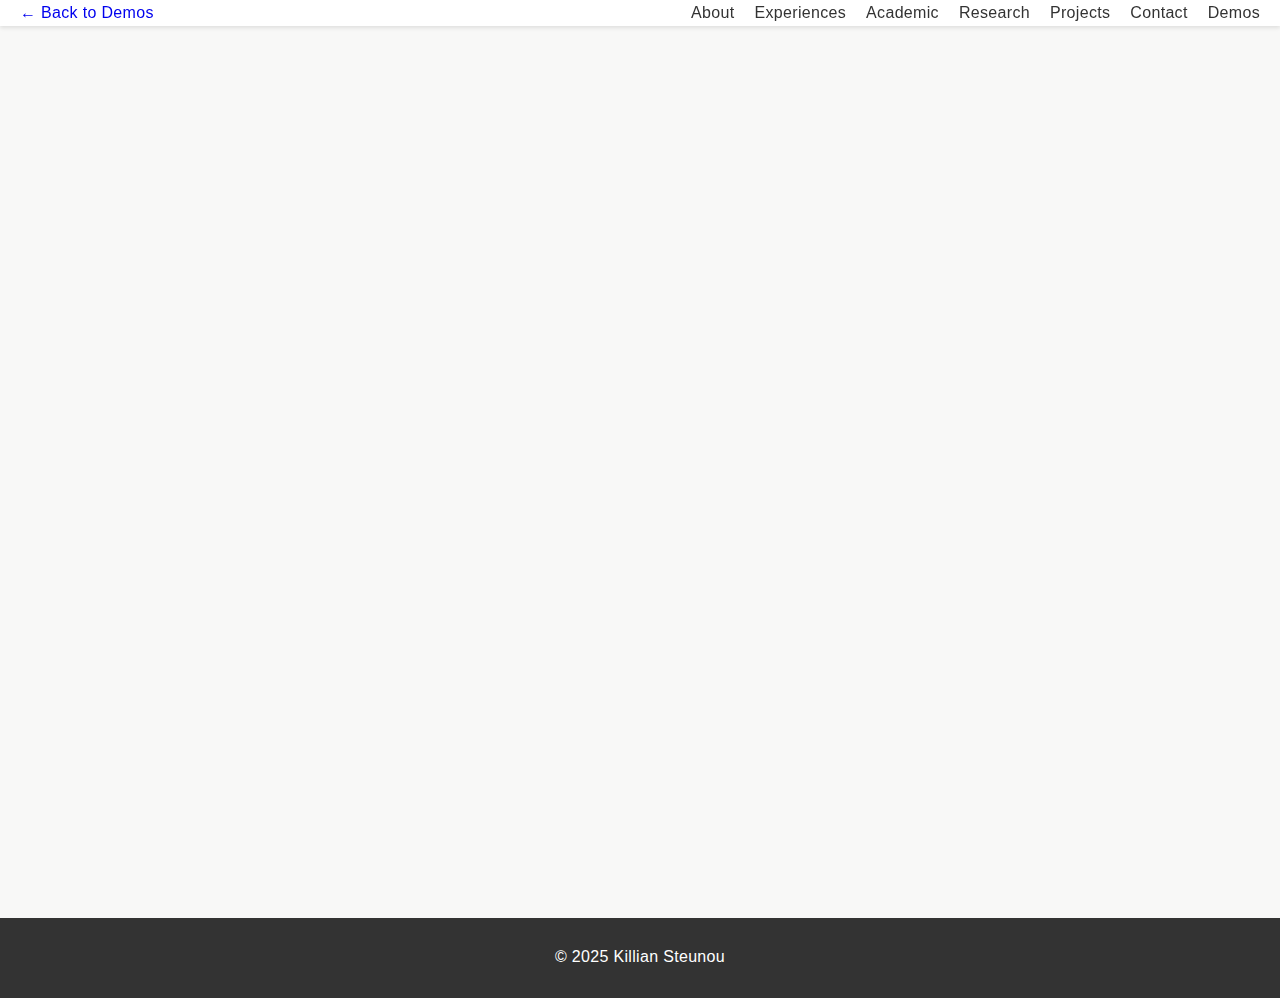
<file: demo_avt.html>
<!DOCTYPE html>
<html lang="en">
<head>
    <meta charset="UTF-8">
    <meta name="viewport" content="width=device-width, initial-scale=1.0">
    <title>Audio Visual Transcription Demo</title>
    <link rel="stylesheet" href="style.css">
</head>
<body>
    <nav class="navbar">
        <a href="demos.html">← Back to Demos</a>
        <div class="navbar-links">
            <a href="index.html#about-me">About</a>
            <a href="index.html#professional-experiences">Experiences</a>
            <a href="index.html#academic-achievements">Academic</a>
            <a href="index.html#research">Research</a>
            <a href="index.html#projects">Projects</a>
            <a href="index.html#contact">Contact</a>
            <a href="demos.html">Demos</a>
        </div>
    </nav>

    <section>
        <iframe
            src="https://nelikcode-audiovisualtranscription.hf.space"
            frameborder="0"
            width="100%"
            height="850"
        ></iframe>
    </section>

    <footer>
        <p>&copy; 2025 Killian Steunou</p>
    </footer>
</body>
</html>
</file>
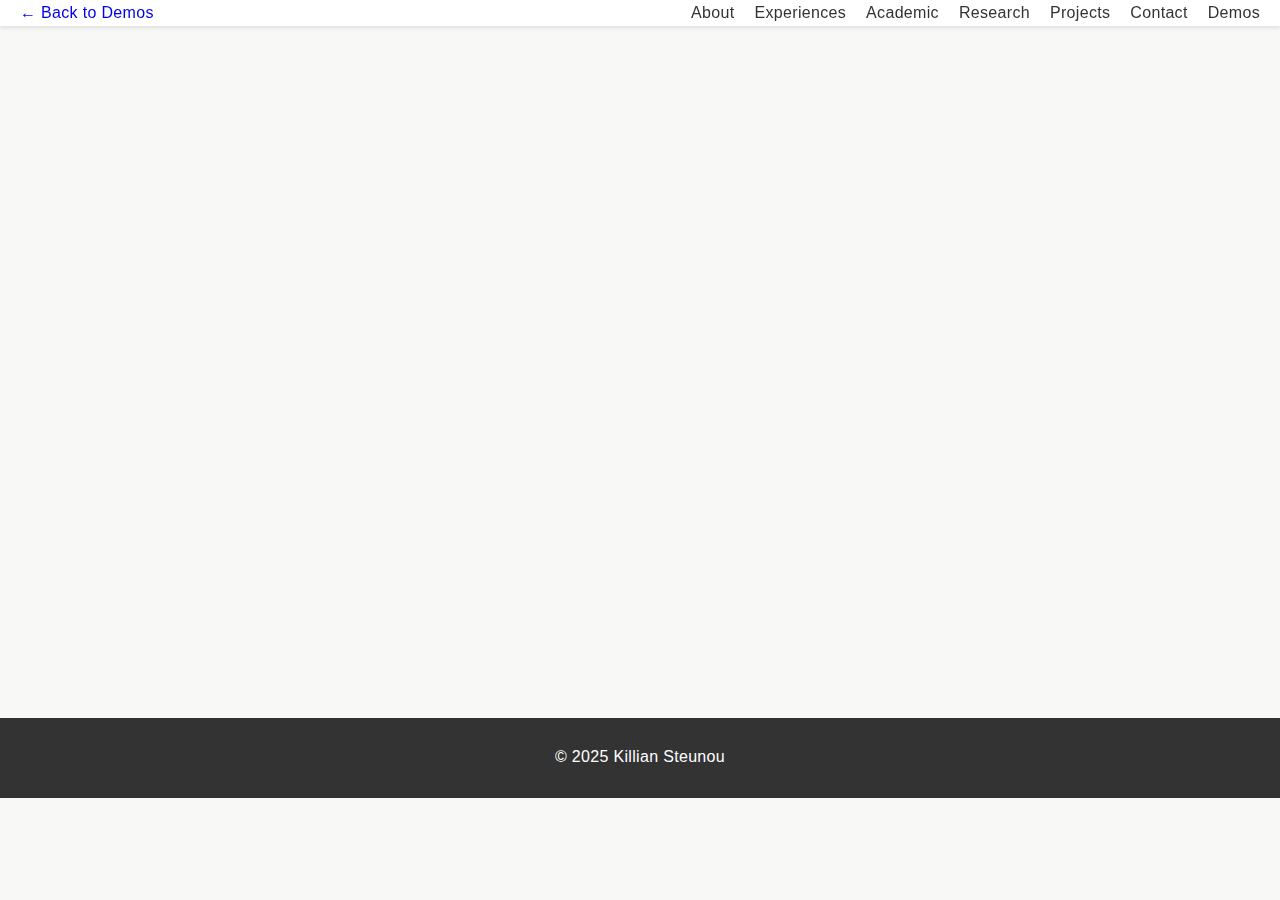
<file: demo_mathviz.html>
<!DOCTYPE html>
<html lang="en">
<head>
    <meta charset="UTF-8">
    <meta name="viewport" content="width=device-width, initial-scale=1.0">
    <title>MathViz Demo</title>
    <link rel="stylesheet" href="style.css">
</head>
<body>
    <nav class="navbar">
        <a href="demos.html">← Back to Demos</a>
        <div class="navbar-links">
            <a href="index.html#about-me">About</a>
            <a href="index.html#professional-experiences">Experiences</a>
            <a href="index.html#academic-achievements">Academic</a>
            <a href="index.html#research">Research</a>
            <a href="index.html#projects">Projects</a>
            <a href="index.html#contact">Contact</a>
            <a href="demos.html">Demos</a>
        </div>
    </nav>

    <section>
        <iframe
          src="https://mathviz.streamlit.app?embed=true"
          frameborder="0"
            width="100%"
            height="650"
        ></iframe>

    </section>

    <footer>
        <p>&copy; 2025 Killian Steunou</p>
    </footer>
</body>
</html>
</file>
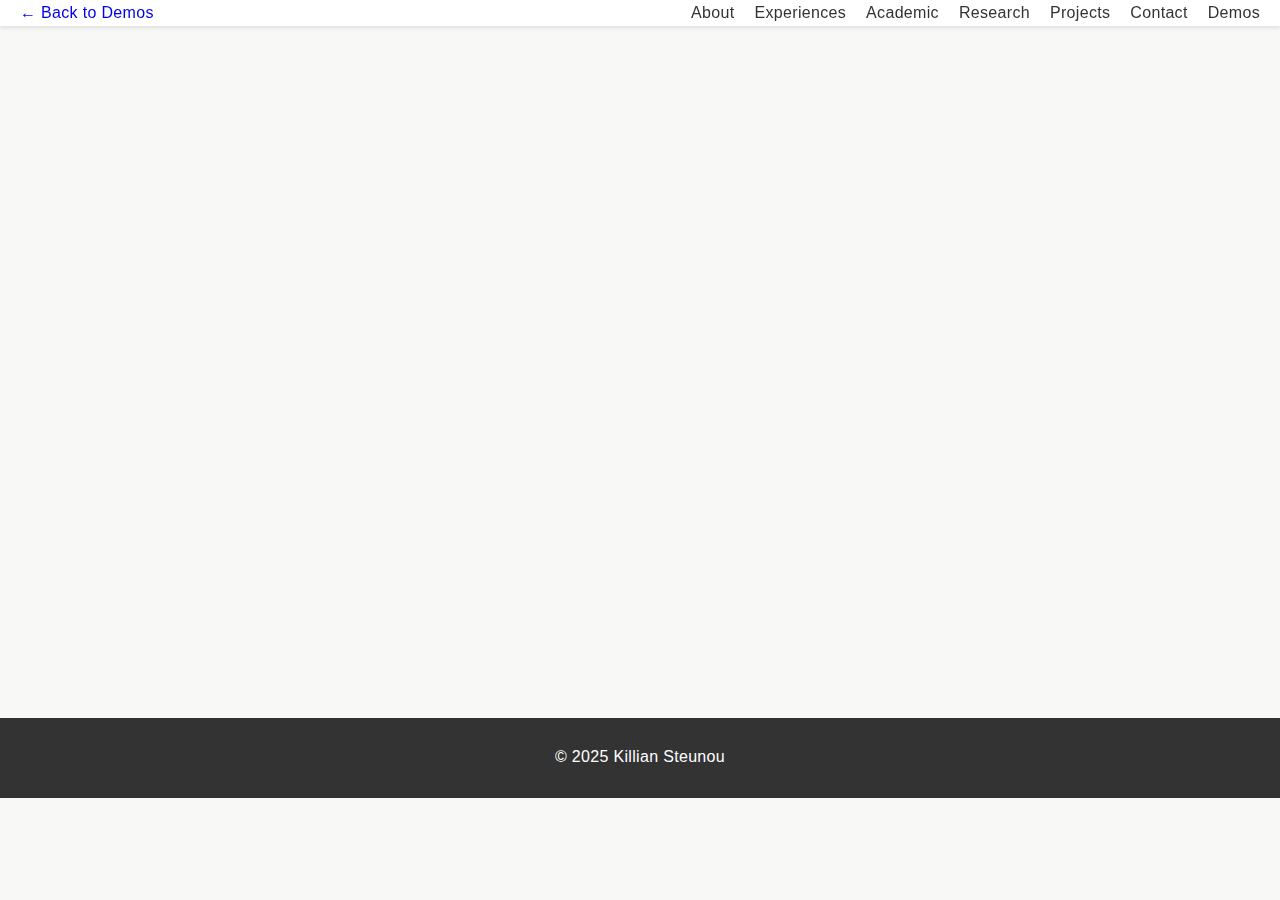
<file: demo_vbr.html>
<!DOCTYPE html>
<html lang="en">
<head>
    <meta charset="UTF-8">
    <meta name="viewport" content="width=device-width, initial-scale=1.0">
    <title>Video Background Removal Demo</title>
    <link rel="stylesheet" href="style.css">
</head>
<body>
    <nav class="navbar">
        <a href="demos.html">← Back to Demos</a>
        <div class="navbar-links">
            <a href="index.html#about-me">About</a>
            <a href="index.html#professional-experiences">Experiences</a>
            <a href="index.html#academic-achievements">Academic</a>
            <a href="index.html#research">Research</a>
            <a href="index.html#projects">Projects</a>
            <a href="index.html#contact">Contact</a>
            <a href="demos.html">Demos</a>
        </div>
    </nav>

    <section>
        <iframe
          src="https://video-background-removal.streamlit.app?embed=true"
          frameborder="0"
            width="100%"
            height="650"
        ></iframe>

    </section>

    <footer>
        <p>&copy; 2025 Killian Steunou</p>
    </footer>
</body>
</html>
</file>
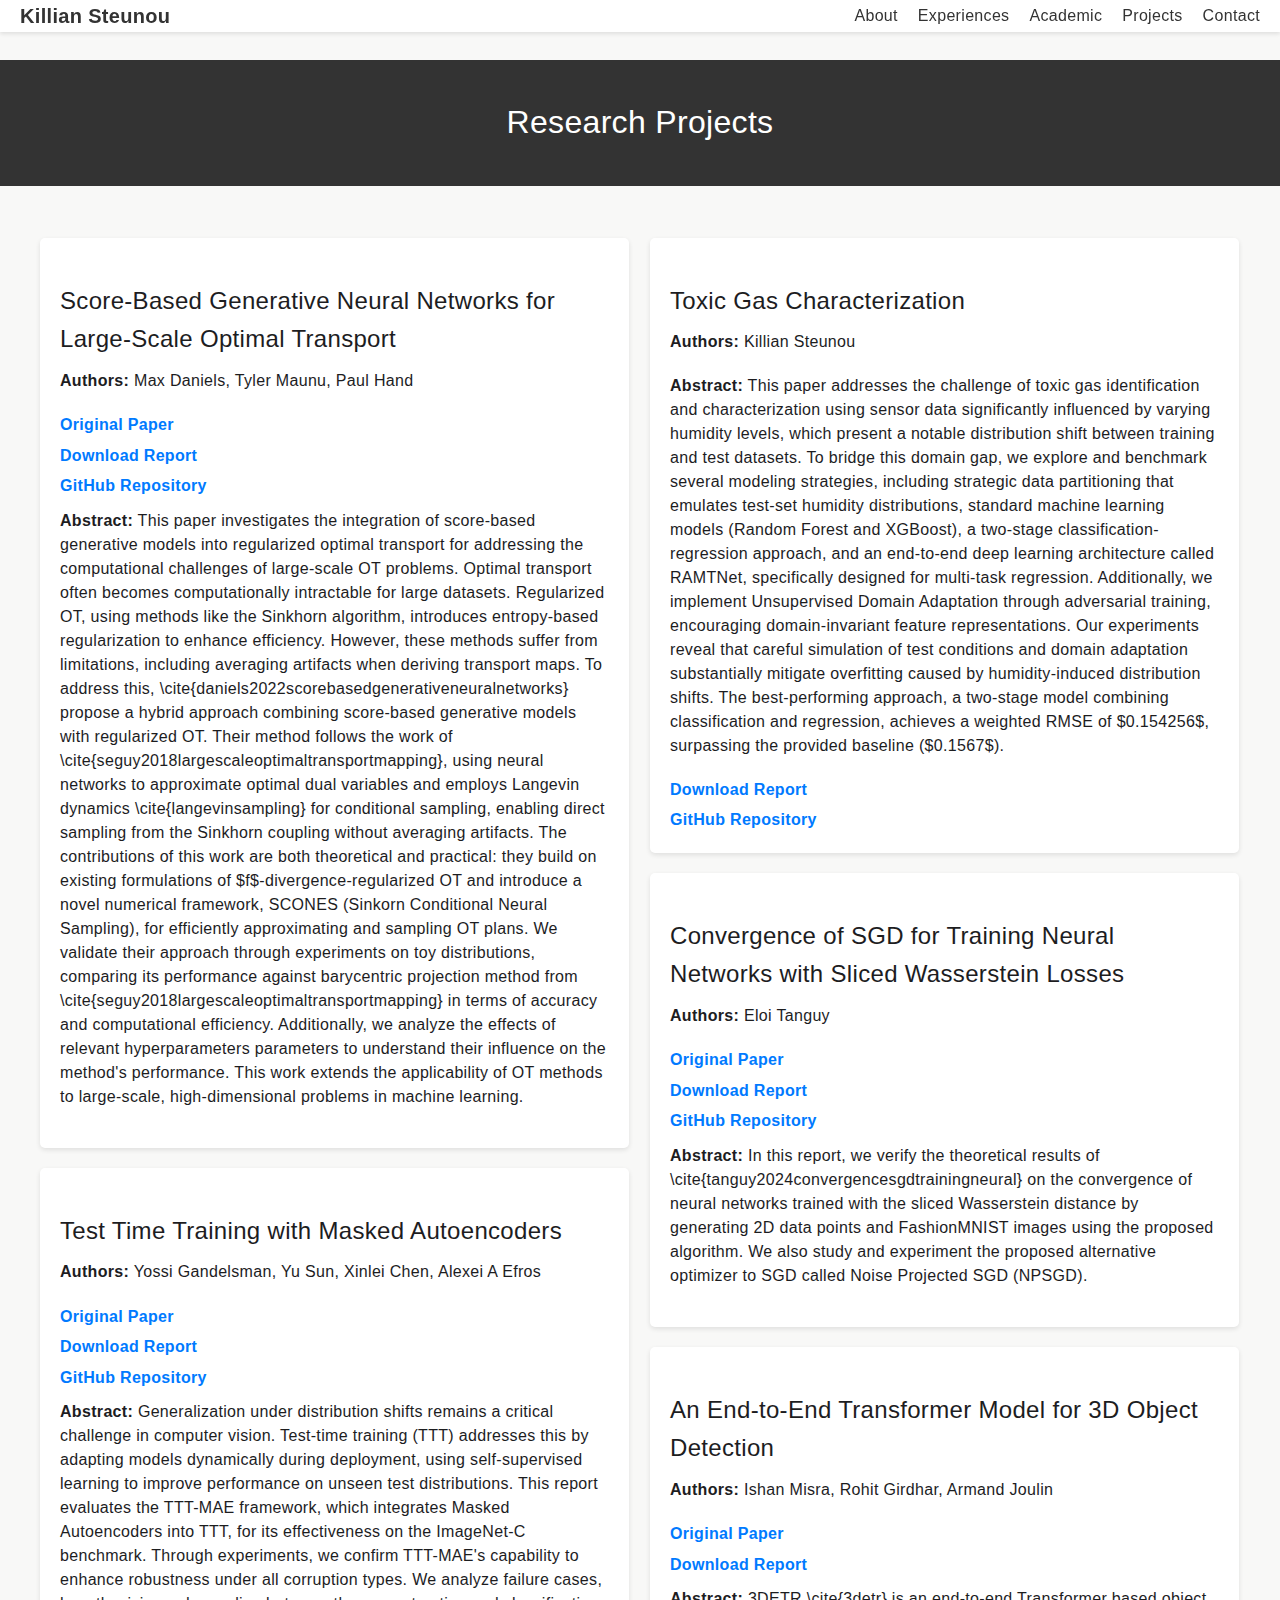
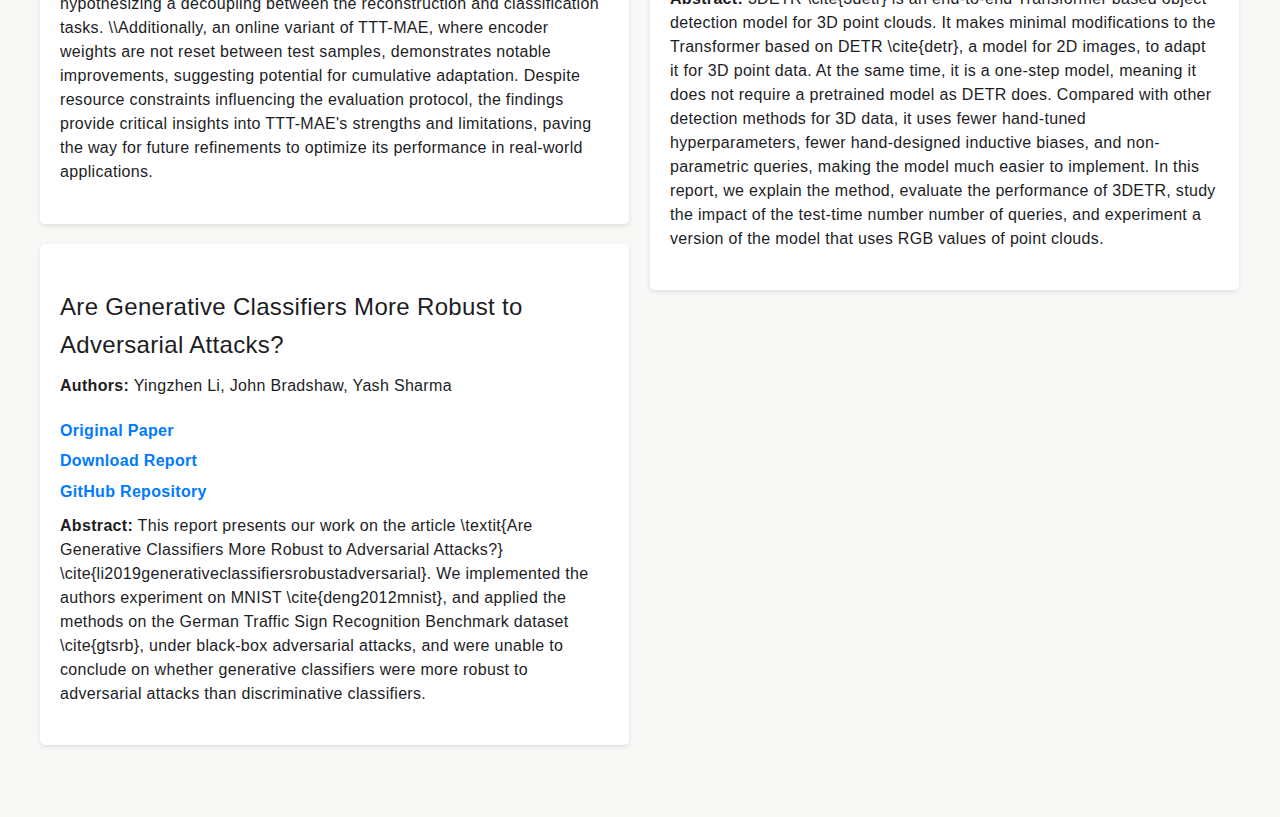
<file: research.html>
<!DOCTYPE html>
<html lang="en">
<head>
    <meta charset="UTF-8">
    <meta name="viewport" content="width=device-width, initial-scale=1.0">
    <title>Research Projects</title>
    <link rel="stylesheet" href="style.css">
</head>
<body>
    <nav class="navbar">
        <div class="navbar-logo">
            <a href="index.html">Killian Steunou</a>
        </div>
        <div class="navbar-toggle" id="navbar-toggle">
        <span class="bar"></span>
            <span class="bar"></span>
            <span class="bar"></span>
        </div>
        <div class="navbar-links">
            <a href="index.html#about-me">About</a>
            <a href="index.html#professional-experiences">Experiences</a>
            <a href="index.html#academic-achievements">Academic</a>
            <a href="index.html#projects">Projects</a>
            <a href="index.html#contact">Contact</a>
        </div>
    </nav>
    
    <header>
        <h1>Research Projects</h1>
    </header>

    <section id="research-container">
        <div class="research-grid">
            <div class="research-card">
                <h3>Score-Based Generative Neural Networks for Large-Scale Optimal Transport</h3>
                <p><strong>Authors:</strong> Max Daniels, Tyler Maunu, Paul Hand</p>
                <a href="https://arxiv.org/abs/2110.03237" target="_blank">Original Paper</a>
                <a href="https://github.com/killian31/scones-synthetic/blob/main/Report.pdf?raw=true" target="_blank">Download Report</a>
                <a href="https://github.com/killian31/scones-synthetic" target="_blank">GitHub Repository</a>
                <p><strong>Abstract:</strong>
This paper investigates the integration of score-based generative models into regularized optimal transport for addressing the computational challenges of large-scale OT problems. Optimal transport often becomes computationally intractable for large datasets. Regularized OT, using methods like the Sinkhorn algorithm, introduces entropy-based regularization to enhance efficiency. However, these methods suffer from limitations, including averaging artifacts when deriving transport maps.
To address this, \cite{daniels2022scorebasedgenerativeneuralnetworks} propose a hybrid approach combining score-based generative models with regularized OT. Their method follows the work of \cite{seguy2018largescaleoptimaltransportmapping}, using neural networks to approximate optimal dual variables and employs Langevin dynamics \cite{langevinsampling} for conditional sampling, enabling direct sampling from the Sinkhorn coupling without averaging artifacts. The contributions of this work are both theoretical and practical: they build on existing formulations of $f$-divergence-regularized OT and introduce a novel numerical framework, SCONES (Sinkorn Conditional Neural Sampling), for efficiently approximating and sampling OT plans.
We validate their approach through experiments on toy distributions, comparing its performance against barycentric projection method from \cite{seguy2018largescaleoptimaltransportmapping} in terms of accuracy and computational efficiency. Additionally, we analyze the effects of relevant hyperparameters parameters to understand their influence on the method's performance. This work extends the applicability of OT methods to large-scale, high-dimensional problems in machine learning.
                </p>
            </div>

            <div class="research-card">
                <h3>Test Time Training with Masked Autoencoders</h3>
                <p><strong>Authors:</strong> Yossi Gandelsman, Yu Sun, Xinlei Chen, Alexei A Efros</p>
                <a href="https://arxiv.org/abs/2209.07522" target="_blank">Original Paper</a>
                <a href="https://github.com/killian31/ttt_mae_online/blob/main/report.pdf?raw=true" target="_blank">Download Report</a>
                <a href="https://github.com/killian31/ttt_mae_online" target="_blank">GitHub Repository</a>
                <p><strong>Abstract:</strong>
Generalization under distribution shifts remains a critical challenge in computer vision. Test-time training (TTT) addresses this by adapting models dynamically during deployment, using self-supervised learning to improve performance on unseen test distributions. This report evaluates the TTT-MAE framework, which integrates Masked Autoencoders into TTT, for its effectiveness on the ImageNet-C benchmark. Through experiments, we confirm TTT-MAE's capability to enhance robustness under all corruption types. We analyze failure cases, hypothesizing a decoupling between the reconstruction and classification tasks. \\Additionally, an online variant of TTT-MAE, where encoder weights are not reset between test samples, demonstrates notable improvements, suggesting potential for cumulative adaptation. Despite resource constraints influencing the evaluation protocol, the findings provide critical insights into TTT-MAE's strengths and limitations, paving the way for future refinements to optimize its performance in real-world applications.
                </p>
            </div>

            <div class="research-card">
                <h3>Are Generative Classifiers More Robust to Adversarial Attacks?</h3>
                <p><strong>Authors:</strong> Yingzhen Li, John Bradshaw, Yash Sharma</p>
                <a href="https://arxiv.org/abs/1802.06552" target="_blank">Original Paper</a>
                <a href="https://github.com/killian31/DeepBayesTorch/blob/main/Report.pdf?raw=true" target="_blank">Download Report</a>
                <a href="https://github.com/killian31/DeepBayesTorch" target="_blank">GitHub Repository</a>
                <p><strong>Abstract:</strong>
This report presents our work on the article \textit{Are Generative Classifiers More Robust to Adversarial Attacks?} \cite{li2019generativeclassifiersrobustadversarial}. We implemented the authors experiment on MNIST \cite{deng2012mnist}, and applied the methods on the German Traffic Sign Recognition Benchmark dataset \cite{gtsrb}, under black-box adversarial attacks, and were unable to conclude on whether generative classifiers were more robust to adversarial attacks than discriminative classifiers.
                </p>
            </div>

            <div class="research-card">
                <h3>Toxic Gas Characterization</h3>
                <p><strong>Authors:</strong> Killian Steunou</p>
                <p><strong>Abstract:</strong>
This paper addresses the challenge of toxic gas identification and characterization using sensor data significantly influenced by varying humidity levels, which present a notable distribution shift between training and test datasets. To bridge this domain gap, we explore and benchmark several modeling strategies, including strategic data partitioning that emulates test-set humidity distributions, standard machine learning models (Random Forest and XGBoost), a two-stage classification-regression approach, and an end-to-end deep learning architecture called RAMTNet, specifically designed for multi-task regression. Additionally, we implement Unsupervised Domain Adaptation through adversarial training, encouraging domain-invariant feature representations. Our experiments reveal that careful simulation of test conditions and domain adaptation substantially mitigate overfitting caused by humidity-induced distribution shifts. The best-performing approach, a two-stage model combining classification and regression, achieves a weighted RMSE of $0.154256$, surpassing the provided baseline ($0.1567$).
                </p>
                <a href="https://github.com/killian31/IdGas/blob/main/Report.pdf?raw=true" target="_blank">Download Report</a>
                <a href="https://github.com/killian31/IdGas" target="_blank">GitHub Repository</a>
            </div>

            <div class="research-card">
                <h3>Convergence of SGD for Training Neural Networks with Sliced Wasserstein Losses</h3>
                <p><strong>Authors:</strong> Eloi Tanguy</p>
                <a href="https://arxiv.org/abs/2307.11714" target="_blank">Original Paper</a>
                <a href="https://github.com/francklaborde/Generative-modeling-project/blob/main/Report.pdf?raw=true" target="_blank">Download Report</a>
                <a href="https://github.com/francklaborde/Generative-modeling-project" target="_blank">GitHub Repository</a>
                <p><strong>Abstract:</strong>
In this report, we verify the theoretical results of \cite{tanguy2024convergencesgdtrainingneural} on the convergence of neural networks trained with the sliced Wasserstein distance by generating 2D data points and FashionMNIST images using the proposed algorithm. We also study and experiment the proposed alternative optimizer to SGD called Noise Projected SGD (NPSGD).
                </p>
            </div>

            <div class="research-card">
                <h3>An End-to-End Transformer Model for 3D Object Detection</h3>
                <p><strong>Authors:</strong> Ishan Misra, Rohit Girdhar, Armand Joulin</p>
                <a href="https://arxiv.org/abs/2109.08141" target="_blank">Original Paper</a>
                <a href="https://github.com/killian31/3detr/blob/main/Report.pdf?raw=true" target="_blank">Download Report</a>
                <p><strong>Abstract:</strong>
3DETR \cite{3detr} is an end-to-end Transformer based
object detection model for 3D point clouds. It makes minimal modifications to the Transformer based on DETR \cite{detr}, a model for 2D images, to adapt it for 3D point data. At the same time, it is a one-step model, meaning it does not require a pretrained model as DETR does. Compared with other detection methods for 3D data, it uses fewer hand-tuned hyperparameters, fewer hand-designed inductive biases, and non-parametric queries, making the model much easier to implement. In this report, we explain the method, evaluate the performance of 3DETR, study the impact of the test-time number number of queries, and experiment a version of the model that uses RGB values of point clouds.
                </p>
            </div>
        </div>
    </section>
    
    <script src="script.js"></script>
</body>
</html>
</file>
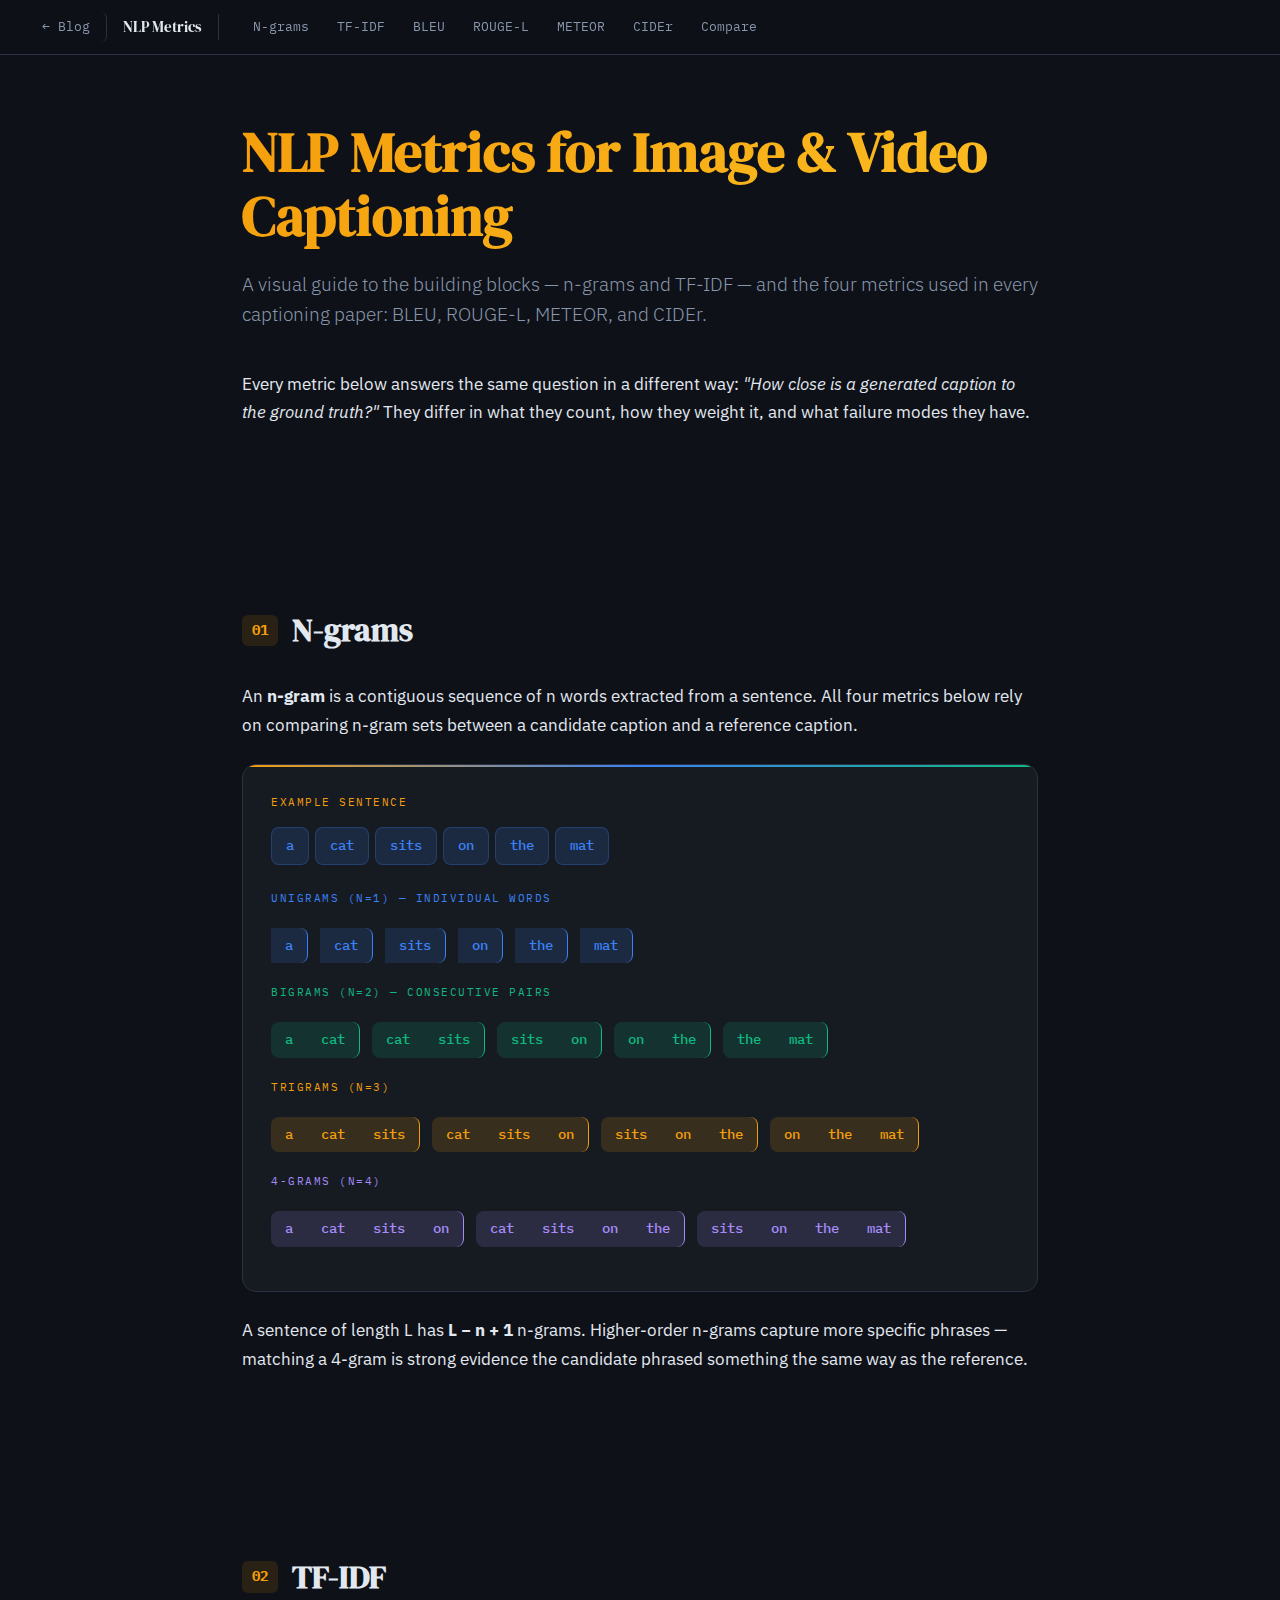
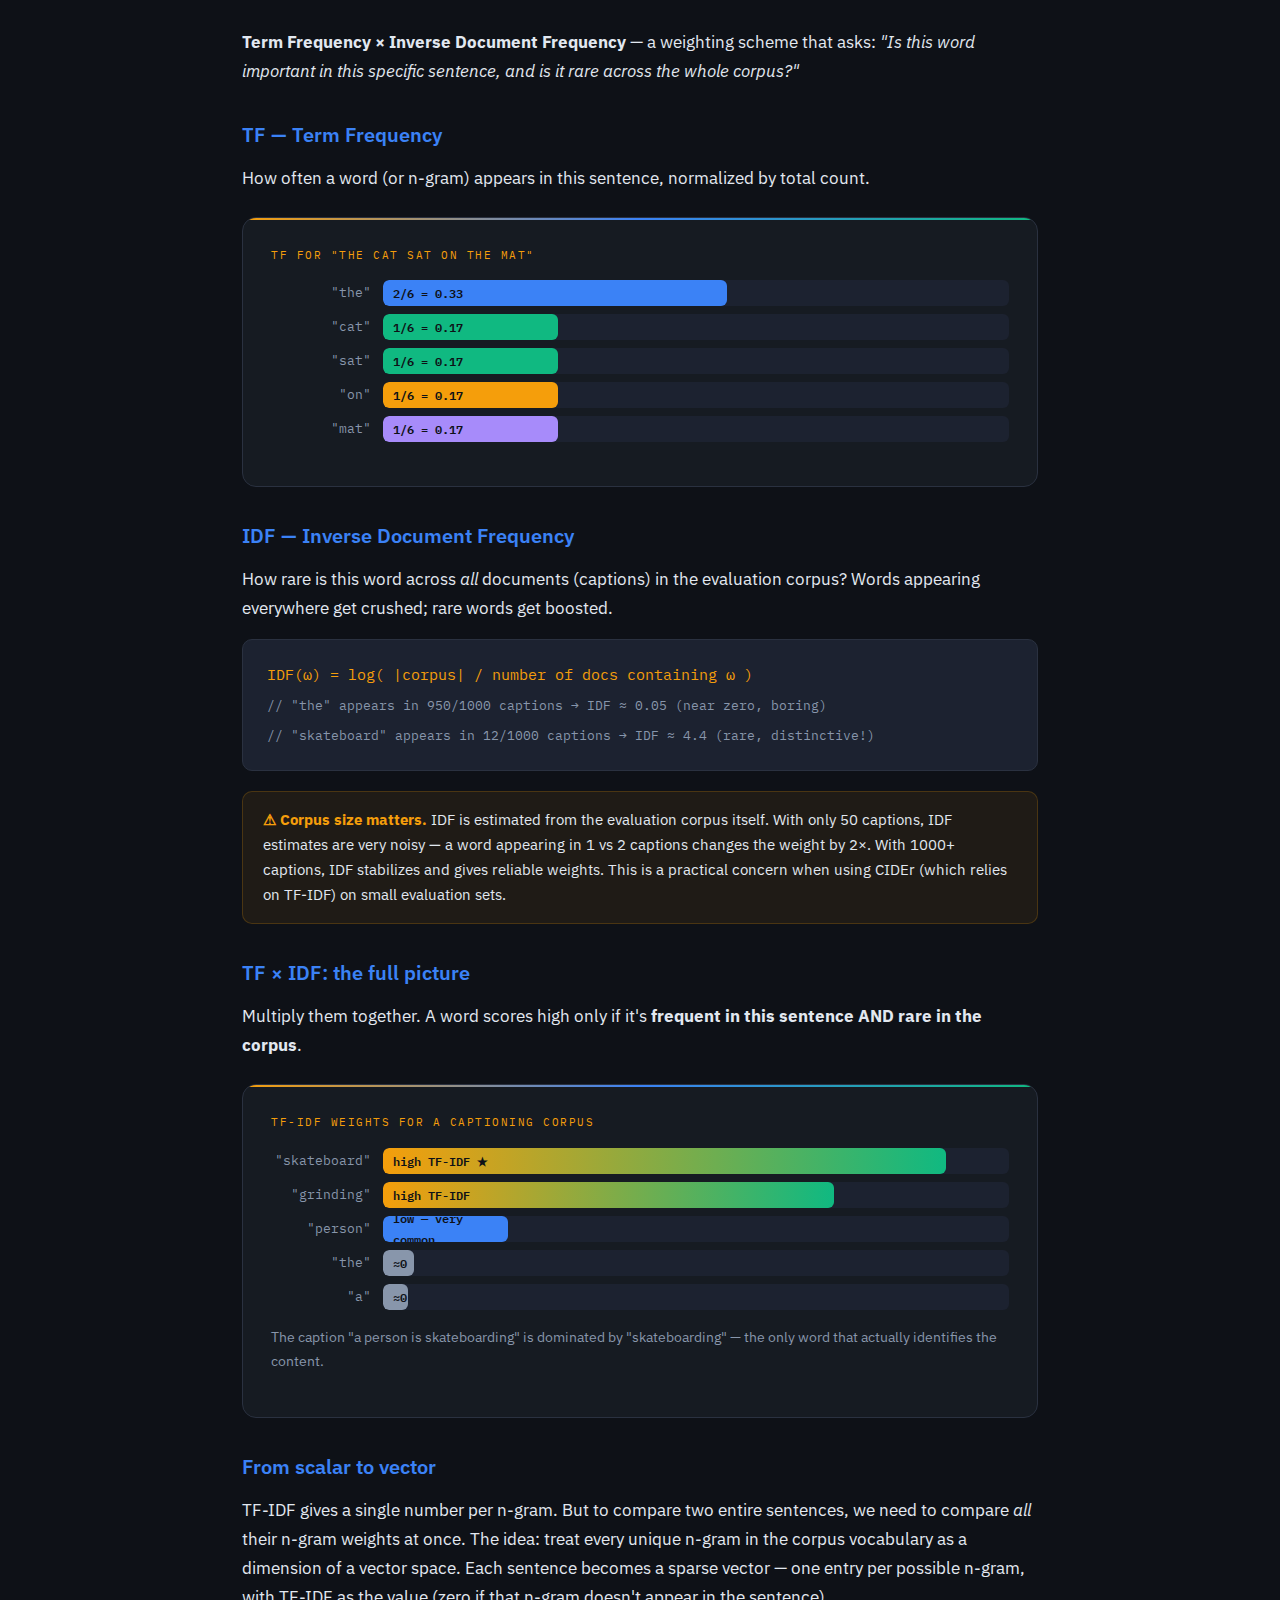
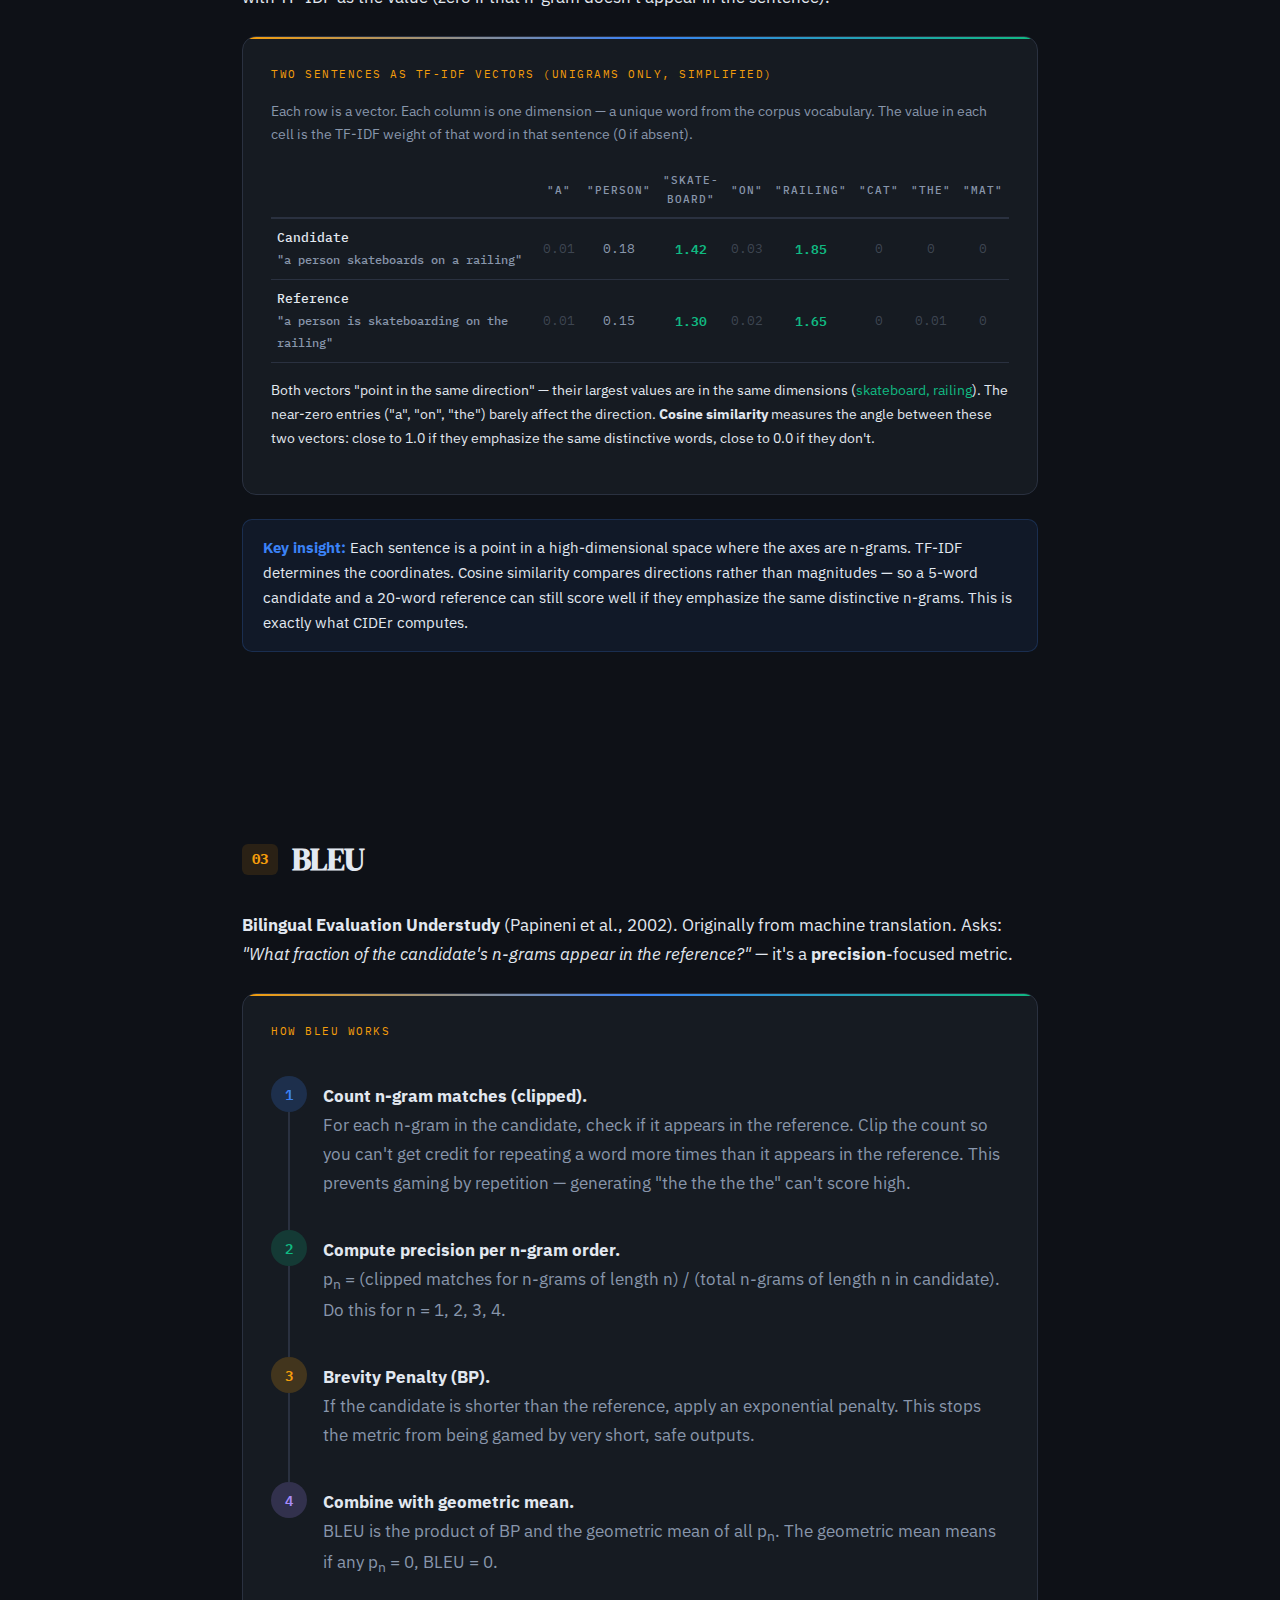
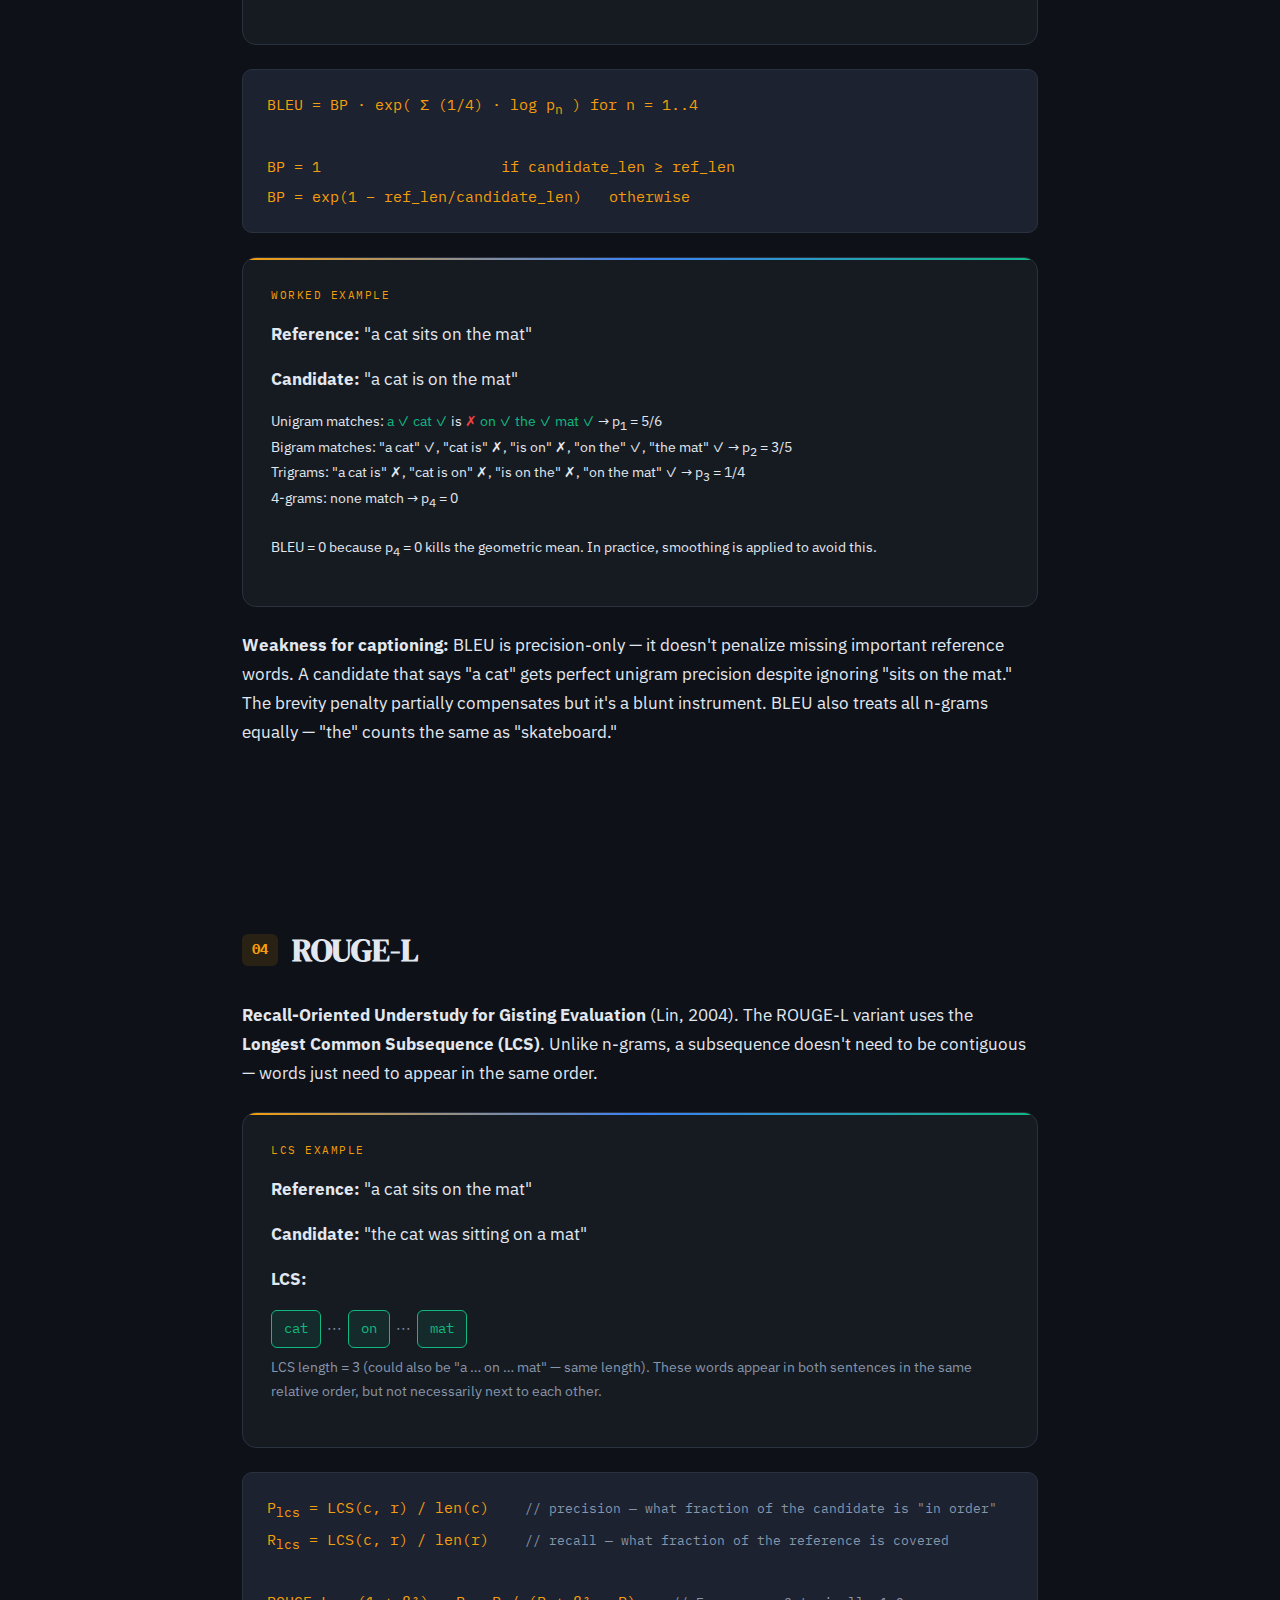
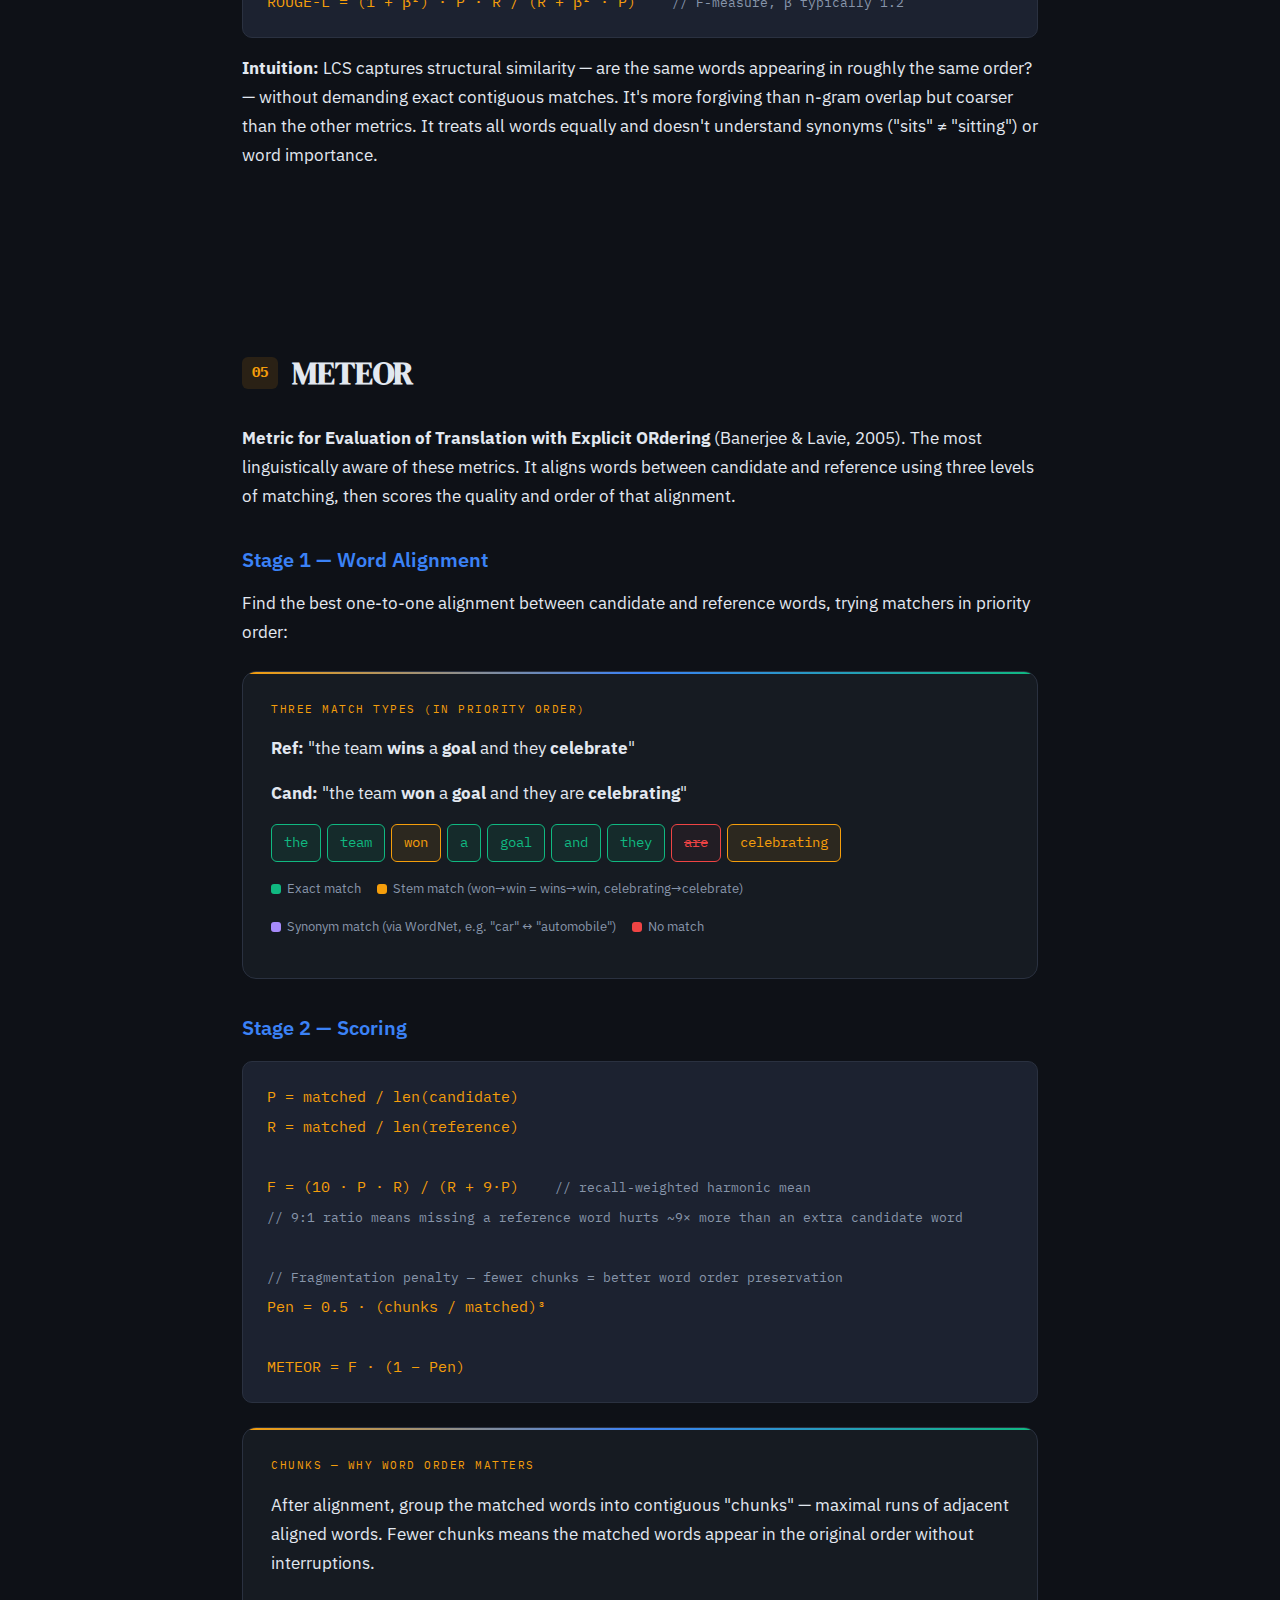
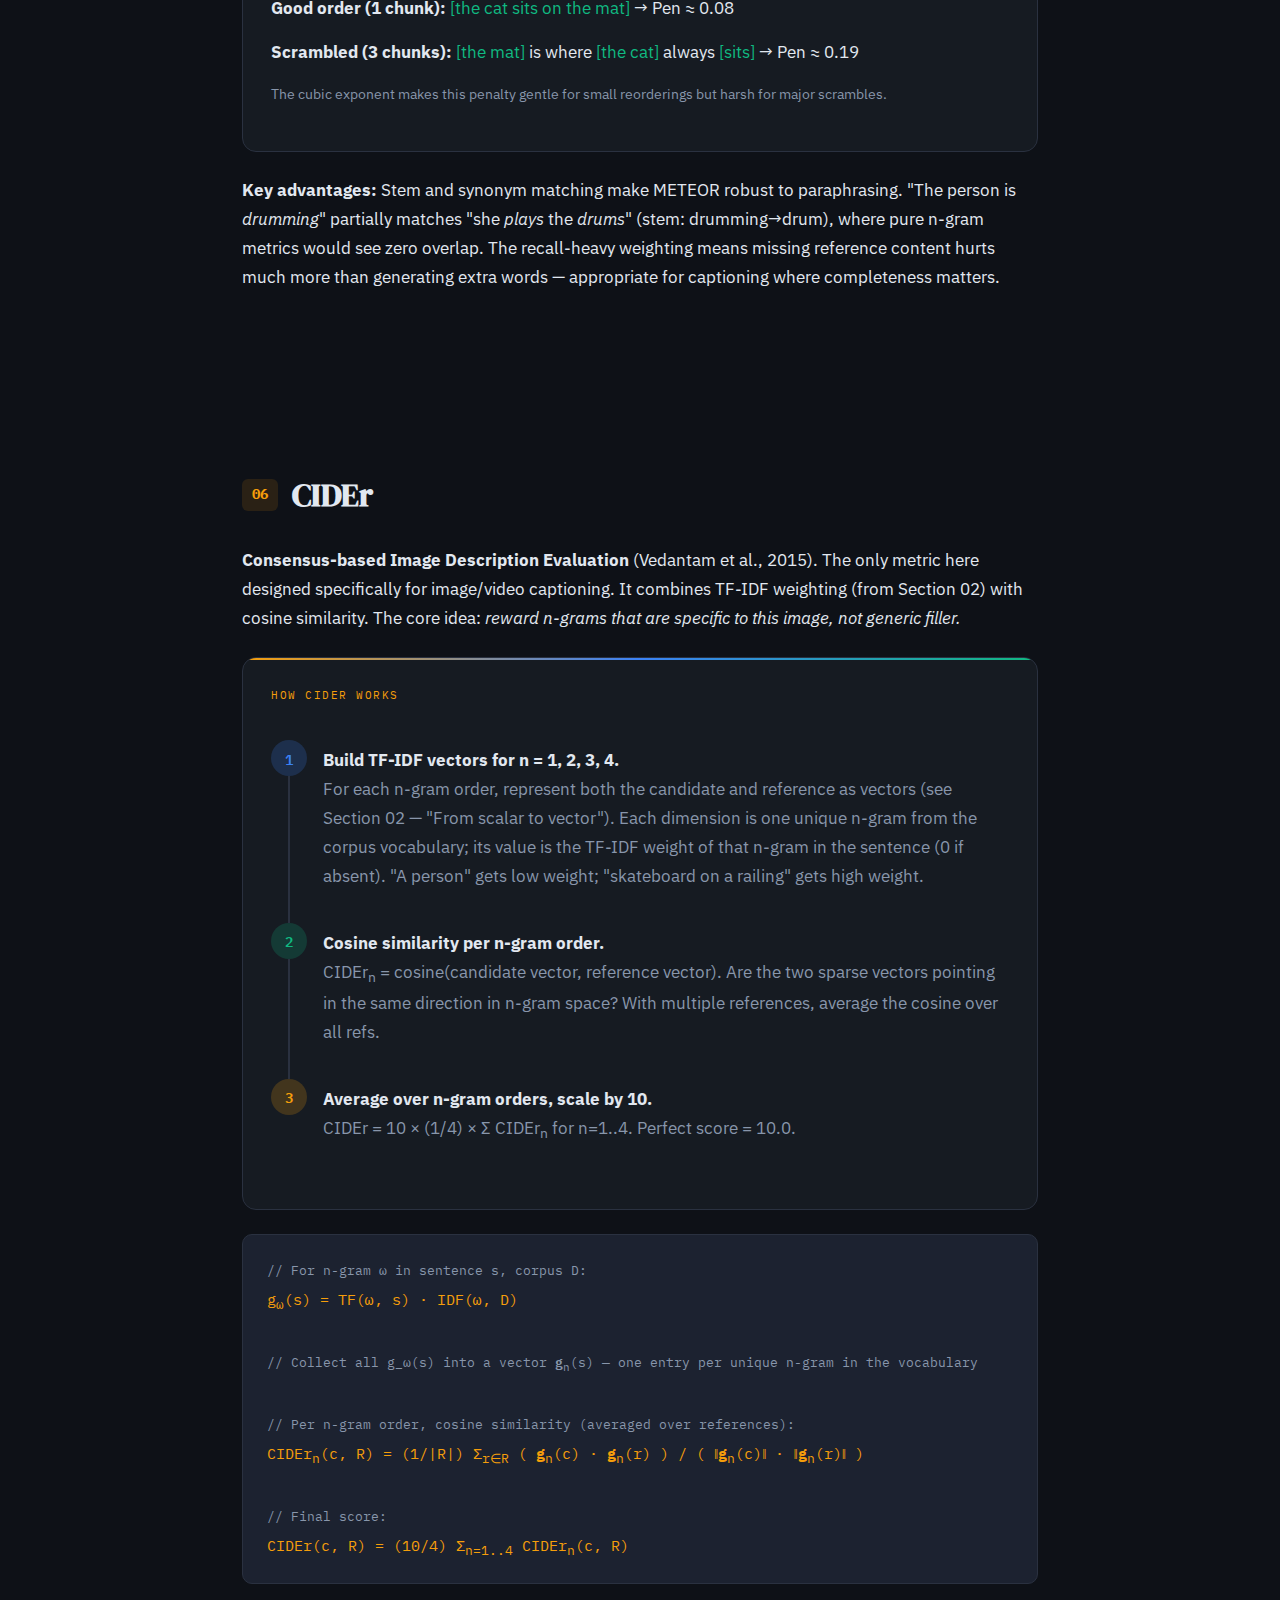
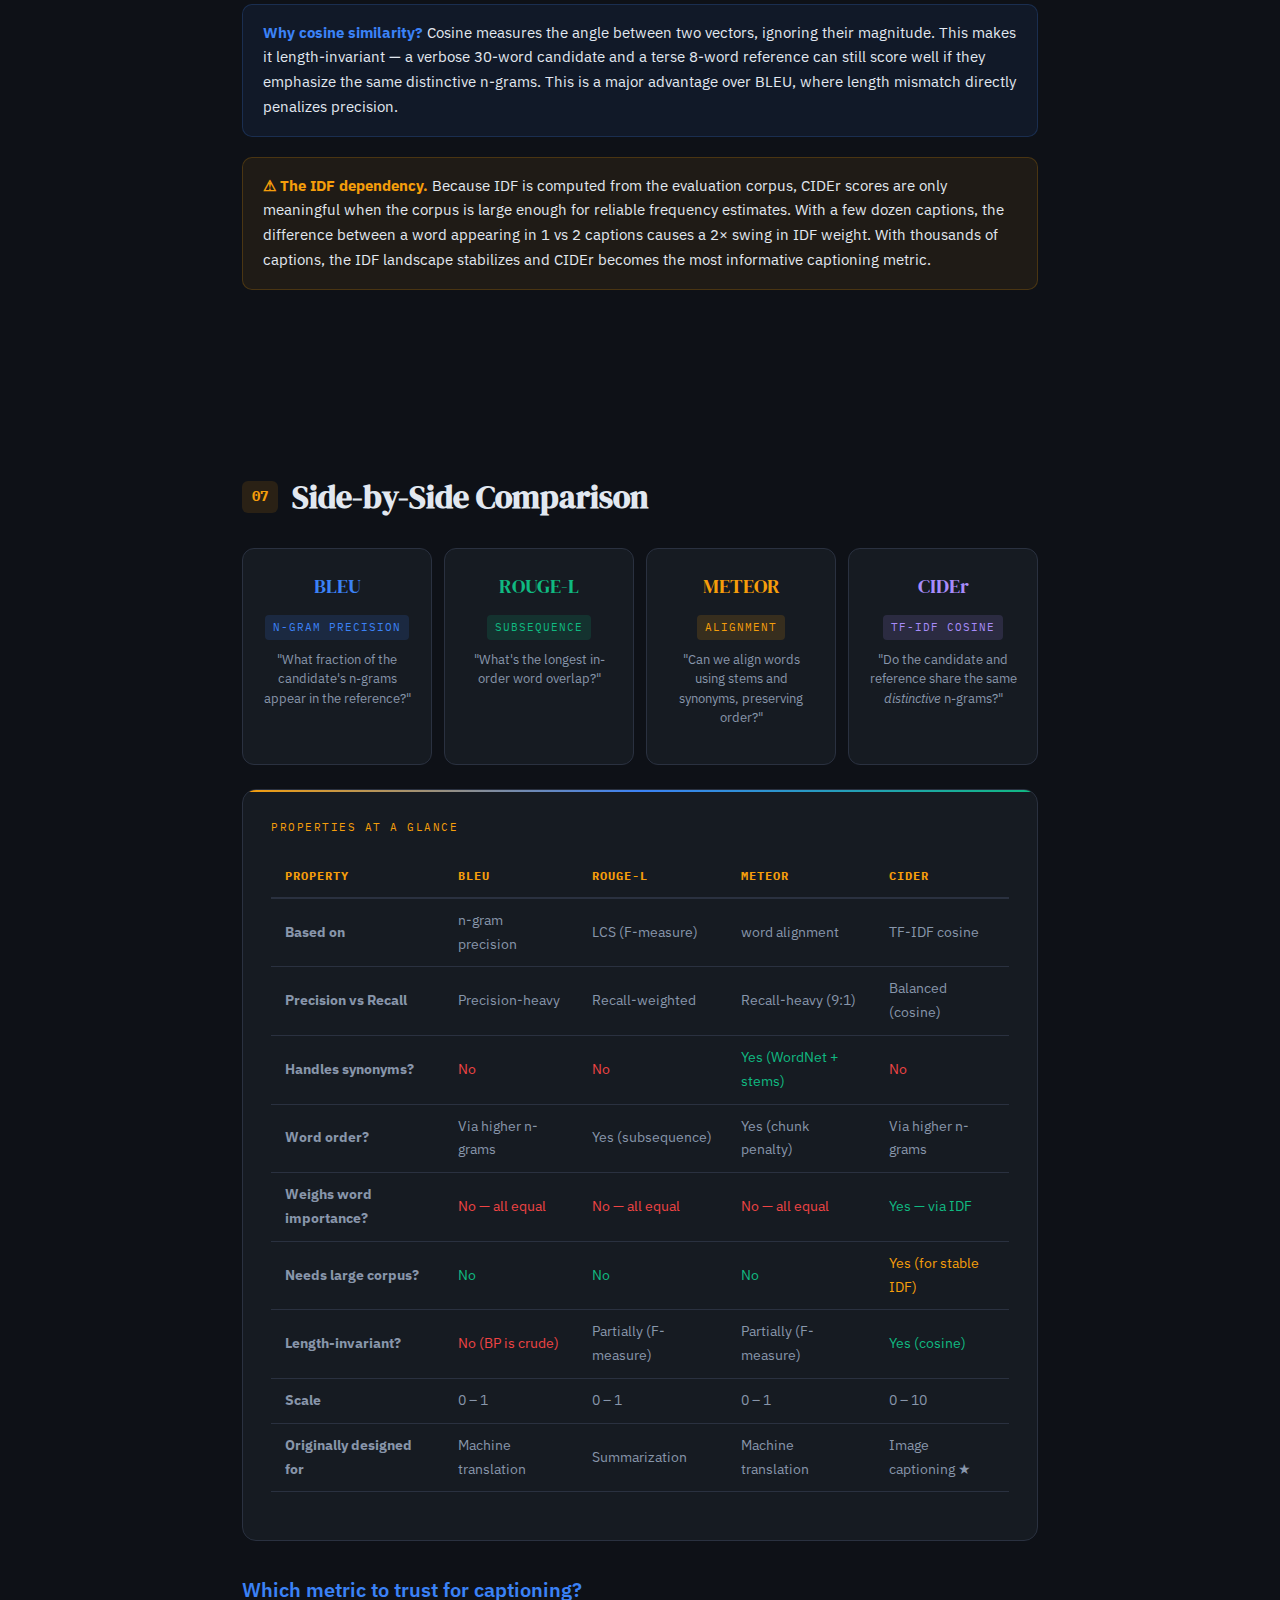
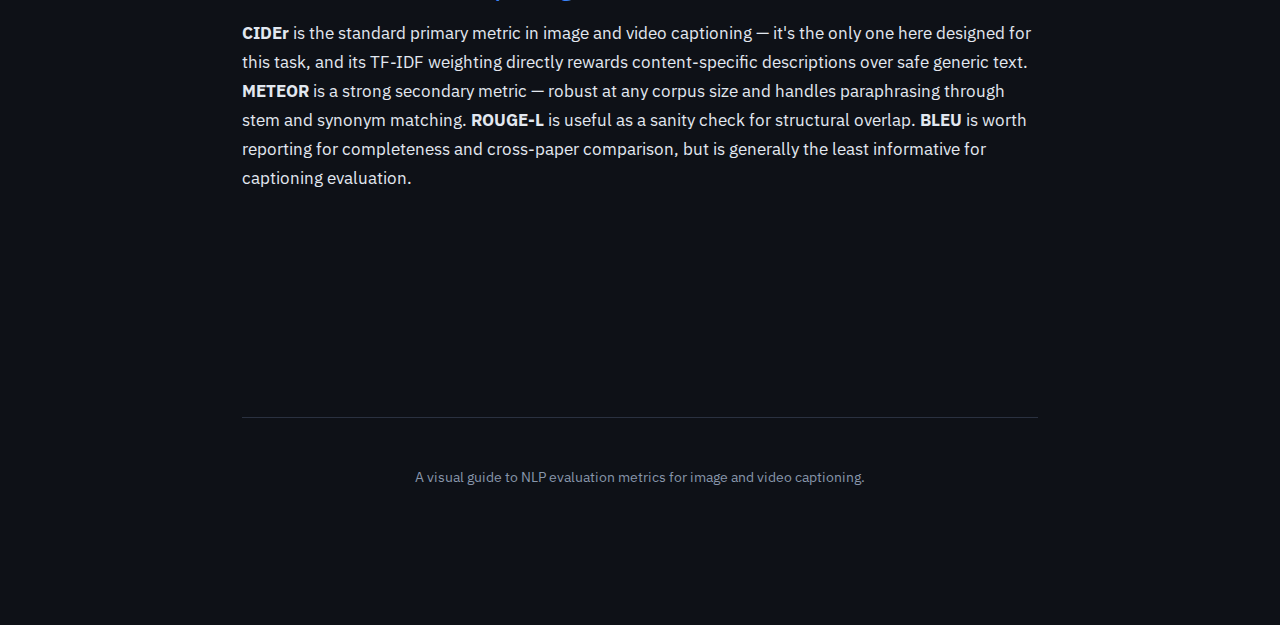
<file: blog/nlp_metrics_visual_guide.html>
<!DOCTYPE html>
<html lang="en">
<head>
<meta charset="UTF-8">
<meta name="viewport" content="width=device-width, initial-scale=1.0">
<title>NLP Metrics for Captioning — A Visual Guide</title>
<link href="https://fonts.googleapis.com/css2?family=DM+Serif+Display:ital@0;1&family=IBM+Plex+Sans:ital,wght@0,300;0,400;0,500;0,600;1,400&family=IBM+Plex+Mono:wght@400;500&display=swap" rel="stylesheet">
<style>
:root {
  --bg: #0e1117;
  --surface: #161b22;
  --surface2: #1c2230;
  --border: #2a3140;
  --text: #e2e8f0;
  --text-dim: #8896ab;
  --accent: #f59e0b;
  --accent2: #3b82f6;
  --accent3: #10b981;
  --accent4: #ef4444;
  --accent5: #a78bfa;
  --serif: 'DM Serif Display', Georgia, serif;
  --sans: 'IBM Plex Sans', -apple-system, sans-serif;
  --mono: 'IBM Plex Mono', monospace;
}
* { margin:0; padding:0; box-sizing:border-box; }
html { scroll-behavior: smooth; }
body {
  background: var(--bg);
  color: var(--text);
  font-family: var(--sans);
  font-size: 17px;
  line-height: 1.7;
  -webkit-font-smoothing: antialiased;
}
nav {
  position: fixed; top:0; left:0; right:0; z-index:100;
  background: rgba(14,17,23,0.85);
  backdrop-filter: blur(12px);
  border-bottom: 1px solid var(--border);
  padding: 12px 32px;
  display: flex; gap: 8px; flex-wrap: wrap; align-items: center;
}
nav a {
  color: var(--text-dim); text-decoration: none; font-size: 13px;
  font-family: var(--mono); padding: 4px 10px; border-radius: 6px; transition: all 0.2s;
}
nav a:hover, nav a.active { color: var(--accent); background: rgba(245,158,11,0.1); }
nav .nav-title {
  font-family: var(--serif); color: var(--text); font-size: 15px;
  margin-right: 16px; padding-right: 16px; border-right: 1px solid var(--border);
}

section { max-width: 860px; margin: 0 auto; padding: 100px 32px 60px; }
section:first-of-type { padding-top: 120px; }
h1 {
  font-family: var(--serif); font-size: clamp(36px, 5vw, 56px); line-height: 1.15; margin-bottom: 20px;
  background: linear-gradient(135deg, var(--accent), #fbbf24);
  -webkit-background-clip: text; -webkit-text-fill-color: transparent;
}
h2 {
  font-family: var(--serif); font-size: 32px; margin-bottom: 24px; color: var(--text);
  display: flex; align-items: center; gap: 14px;
}
h2 .num {
  font-family: var(--mono); font-size: 14px; color: var(--accent);
  background: rgba(245,158,11,0.12); padding: 4px 10px; border-radius: 6px;
}
h3 { font-family: var(--sans); font-weight: 600; font-size: 20px; margin: 32px 0 12px; color: var(--accent2); }
p { margin-bottom: 16px; color: var(--text); }
.dim { color: var(--text-dim); }
.subtitle { font-size: 19px; color: var(--text-dim); font-weight: 300; margin-bottom: 40px; line-height: 1.6; }
.vis-box {
  background: var(--surface); border: 1px solid var(--border); border-radius: 14px;
  padding: 28px; margin: 24px 0; position: relative; overflow: hidden;
}
.vis-box::before {
  content: ''; position: absolute; top: 0; left: 0; right: 0; height: 2px;
  background: linear-gradient(90deg, var(--accent), var(--accent2), var(--accent3));
}
.vis-box .label {
  font-family: var(--mono); font-size: 11px; text-transform: uppercase;
  letter-spacing: 1.5px; color: var(--accent); margin-bottom: 16px;
}
.token-row { display: flex; flex-wrap: wrap; gap: 6px; margin: 12px 0; }
.token {
  display: inline-flex; align-items: center; padding: 6px 14px; border-radius: 8px;
  font-family: var(--mono); font-size: 14px; font-weight: 500;
}
.token.word { background: rgba(59,130,246,0.15); color: var(--accent2); border: 1px solid rgba(59,130,246,0.25); }
.ngram-group { display: inline-flex; gap: 0; margin: 4px 6px 4px 0; }
.ngram-group .token { border-radius: 0; border-right: none; }
.ngram-group .token:first-child { border-radius: 8px 0 0 8px; }
.ngram-group .token:last-child { border-radius: 0 8px 8px 0; border-right: 1px solid; }
.ngram-1 .token { background: rgba(59,130,246,0.15); color: var(--accent2); border-color: rgba(59,130,246,0.3); }
.ngram-2 .token { background: rgba(16,185,129,0.15); color: var(--accent3); border-color: rgba(16,185,129,0.3); }
.ngram-3 .token { background: rgba(245,158,11,0.15); color: var(--accent); border-color: rgba(245,158,11,0.3); }
.ngram-4 .token { background: rgba(167,139,250,0.15); color: var(--accent5); border-color: rgba(167,139,250,0.3); }
.metric-table { width: 100%; border-collapse: collapse; margin: 20px 0; font-size: 14px; }
.metric-table th {
  font-family: var(--mono); font-size: 12px; text-transform: uppercase; letter-spacing: 1px;
  color: var(--accent); text-align: left; padding: 10px 14px; border-bottom: 2px solid var(--border);
}
.metric-table td { padding: 10px 14px; border-bottom: 1px solid var(--border); color: var(--text-dim); }
.metric-table tr:hover td { color: var(--text); background: rgba(255,255,255,0.02); }
.formula {
  background: var(--surface2); border: 1px solid var(--border); border-radius: 10px;
  padding: 20px 24px; margin: 16px 0; font-family: var(--mono); font-size: 15px;
  color: var(--accent); overflow-x: auto; line-height: 2;
}
.formula .comment { color: var(--text-dim); font-size: 13px; }
.steps { display: flex; flex-direction: column; gap: 0; margin: 20px 0; }
.step { display: flex; gap: 16px; align-items: flex-start; position: relative; padding: 16px 0; }
.step-num {
  width: 36px; height: 36px; border-radius: 50%; display: flex; align-items: center;
  justify-content: center; font-family: var(--mono); font-size: 14px; font-weight: 600;
  flex-shrink: 0; position: relative; z-index: 1;
}
.step-line { position: absolute; left: 17px; top: 52px; bottom: -16px; width: 2px; background: var(--border); }
.step:last-child .step-line { display: none; }
.step-content { flex: 1; padding-top: 6px; }
.step-content strong { color: var(--text); }
.match-vis { display: flex; flex-direction: column; gap: 20px; margin: 16px 0; align-items: flex-start; }
.match-row { display: flex; gap: 6px; align-items: center; flex-wrap: wrap; }
.match-word {
  padding: 6px 12px; border-radius: 6px; font-family: var(--mono); font-size: 14px;
  border: 1px solid var(--border); background: var(--surface2); color: var(--text-dim);
}
.match-word.hit { border-color: var(--accent3); color: var(--accent3); background: rgba(16,185,129,0.1); }
.match-word.stem { border-color: var(--accent); color: var(--accent); background: rgba(245,158,11,0.1); }
.match-word.syn { border-color: var(--accent5); color: var(--accent5); background: rgba(167,139,250,0.1); }
.match-word.miss { border-color: var(--accent4); color: var(--accent4); background: rgba(239,68,68,0.06); text-decoration: line-through; }
.legend { display: flex; gap: 16px; flex-wrap: wrap; margin: 12px 0; }
.legend-item { display: flex; align-items: center; gap: 6px; font-size: 13px; color: var(--text-dim); }
.legend-dot { width: 10px; height: 10px; border-radius: 3px; }
.bar-chart { display: flex; flex-direction: column; gap: 8px; margin: 16px 0; }
.bar-row { display: flex; align-items: center; gap: 12px; }
.bar-label { font-family: var(--mono); font-size: 13px; width: 100px; text-align: right; color: var(--text-dim); flex-shrink: 0; }
.bar-track { flex: 1; height: 26px; background: var(--surface2); border-radius: 6px; overflow: hidden; }
.bar-fill {
  height: 100%; border-radius: 6px; display: flex; align-items: center; padding-left: 10px;
  font-family: var(--mono); font-size: 12px; color: var(--bg); font-weight: 600;
}
.compare-grid { display: grid; grid-template-columns: repeat(4, 1fr); gap: 12px; margin: 24px 0; }
.compare-card {
  background: var(--surface); border: 1px solid var(--border); border-radius: 12px;
  padding: 20px; text-align: center;
}
.compare-card .metric-name { font-family: var(--serif); font-size: 20px; margin-bottom: 8px; }
.compare-card .metric-basis {
  font-family: var(--mono); font-size: 11px; text-transform: uppercase; letter-spacing: 1px;
  padding: 3px 8px; border-radius: 4px; display: inline-block; margin-bottom: 10px;
}
.compare-card p { font-size: 13px; color: var(--text-dim); line-height: 1.5; }
.divider { border: none; border-top: 1px solid var(--border); margin: 48px 0; }
.vec-table { width: 100%; border-collapse: collapse; margin: 16px 0; font-family: var(--mono); font-size: 13px; }
.vec-table th {
  font-size: 11px; text-transform: uppercase; letter-spacing: 1px; color: var(--text-dim);
  text-align: center; padding: 8px 6px; border-bottom: 2px solid var(--border); font-weight: 500;
}
.vec-table td { text-align: center; padding: 8px 6px; border-bottom: 1px solid var(--border); color: var(--text-dim); }
.vec-table .row-label { text-align: left; color: var(--text); font-weight: 500; }
.vec-table .highlight { color: var(--accent3); font-weight: 600; }
.vec-table .zero { color: rgba(136,150,171,0.35); }
.callout {
  background: rgba(59,130,246,0.08); border: 1px solid rgba(59,130,246,0.2);
  border-radius: 10px; padding: 16px 20px; margin: 20px 0; font-size: 15px; line-height: 1.65;
}
.callout strong { color: var(--accent2); }
.warning-callout {
  background: rgba(245,158,11,0.08); border: 1px solid rgba(245,158,11,0.2);
  border-radius: 10px; padding: 16px 20px; margin: 20px 0; font-size: 15px; line-height: 1.65;
}
.warning-callout strong { color: var(--accent); }
@media (max-width: 700px) {
  section { padding: 80px 18px 40px; }
  .compare-grid { grid-template-columns: 1fr 1fr; }
  nav { padding: 10px 16px; }
}
</style>
</head>
<body>
<nav>
  <a href="../blog.html" style="margin-right:8px; border-right:1px solid var(--border); padding-right:16px;">← Blog</a>
  <span class="nav-title">NLP Metrics</span>
  <a href="#ngrams">N-grams</a>
  <a href="#tfidf">TF-IDF</a>
  <a href="#bleu">BLEU</a>
  <a href="#rouge">ROUGE-L</a>
  <a href="#meteor">METEOR</a>
  <a href="#cider">CIDEr</a>
  <a href="#compare">Compare</a>
</nav>
<section>
  <h1>NLP Metrics for Image & Video Captioning</h1>
  <p class="subtitle">A visual guide to the building blocks — n-grams and TF-IDF — and the four metrics used in every captioning paper: BLEU, ROUGE-L, METEOR, and CIDEr.</p>
  <p>Every metric below answers the same question in a different way: <em>"How close is a generated caption to the ground truth?"</em> They differ in what they count, how they weight it, and what failure modes they have.</p>
</section>

<!-- N-GRAMS -->
<section id="ngrams">
  <h2><span class="num">01</span> N-grams</h2>
  <p>An <strong>n-gram</strong> is a contiguous sequence of n words extracted from a sentence. All four metrics below rely on comparing n-gram sets between a candidate caption and a reference caption.</p>
  <div class="vis-box">
    <div class="label">Example sentence</div>
    <div class="token-row">
      <span class="token word">a</span><span class="token word">cat</span><span class="token word">sits</span>
      <span class="token word">on</span><span class="token word">the</span><span class="token word">mat</span>
    </div>
    <div style="margin-top: 24px;">
      <div class="label" style="color: var(--accent2);">Unigrams (n=1) — individual words</div>
      <div class="token-row">
        <span class="ngram-group ngram-1"><span class="token">a</span></span>
        <span class="ngram-group ngram-1"><span class="token">cat</span></span>
        <span class="ngram-group ngram-1"><span class="token">sits</span></span>
        <span class="ngram-group ngram-1"><span class="token">on</span></span>
        <span class="ngram-group ngram-1"><span class="token">the</span></span>
        <span class="ngram-group ngram-1"><span class="token">mat</span></span>
      </div>
    </div>
    <div style="margin-top: 16px;">
      <div class="label" style="color: var(--accent3);">Bigrams (n=2) — consecutive pairs</div>
      <div class="token-row">
        <span class="ngram-group ngram-2"><span class="token">a</span><span class="token">cat</span></span>
        <span class="ngram-group ngram-2"><span class="token">cat</span><span class="token">sits</span></span>
        <span class="ngram-group ngram-2"><span class="token">sits</span><span class="token">on</span></span>
        <span class="ngram-group ngram-2"><span class="token">on</span><span class="token">the</span></span>
        <span class="ngram-group ngram-2"><span class="token">the</span><span class="token">mat</span></span>
      </div>
    </div>
    <div style="margin-top: 16px;">
      <div class="label" style="color: var(--accent);">Trigrams (n=3)</div>
      <div class="token-row">
        <span class="ngram-group ngram-3"><span class="token">a</span><span class="token">cat</span><span class="token">sits</span></span>
        <span class="ngram-group ngram-3"><span class="token">cat</span><span class="token">sits</span><span class="token">on</span></span>
        <span class="ngram-group ngram-3"><span class="token">sits</span><span class="token">on</span><span class="token">the</span></span>
        <span class="ngram-group ngram-3"><span class="token">on</span><span class="token">the</span><span class="token">mat</span></span>
      </div>
    </div>
    <div style="margin-top: 16px;">
      <div class="label" style="color: var(--accent5);">4-grams (n=4)</div>
      <div class="token-row">
        <span class="ngram-group ngram-4"><span class="token">a</span><span class="token">cat</span><span class="token">sits</span><span class="token">on</span></span>
        <span class="ngram-group ngram-4"><span class="token">cat</span><span class="token">sits</span><span class="token">on</span><span class="token">the</span></span>
        <span class="ngram-group ngram-4"><span class="token">sits</span><span class="token">on</span><span class="token">the</span><span class="token">mat</span></span>
      </div>
    </div>
  </div>
  <p>A sentence of length L has <strong>L − n + 1</strong> n-grams. Higher-order n-grams capture more specific phrases — matching a 4-gram is strong evidence the candidate phrased something the same way as the reference.</p>
</section>

<!-- TF-IDF -->
<section id="tfidf">
  <h2><span class="num">02</span> TF-IDF</h2>
  <p><strong>Term Frequency × Inverse Document Frequency</strong> — a weighting scheme that asks: <em>"Is this word important in this specific sentence, and is it rare across the whole corpus?"</em></p>

  <h3>TF — Term Frequency</h3>
  <p>How often a word (or n-gram) appears in this sentence, normalized by total count.</p>
  <div class="vis-box">
    <div class="label">TF for "the cat sat on the mat"</div>
    <div class="bar-chart">
      <div class="bar-row"><span class="bar-label">"the"</span><span class="bar-track"><span class="bar-fill" style="width:55%; background: var(--accent2);">2/6 = 0.33</span></span></div>
      <div class="bar-row"><span class="bar-label">"cat"</span><span class="bar-track"><span class="bar-fill" style="width:28%; background: var(--accent3);">1/6 = 0.17</span></span></div>
      <div class="bar-row"><span class="bar-label">"sat"</span><span class="bar-track"><span class="bar-fill" style="width:28%; background: var(--accent3);">1/6 = 0.17</span></span></div>
      <div class="bar-row"><span class="bar-label">"on"</span><span class="bar-track"><span class="bar-fill" style="width:28%; background: var(--accent);">1/6 = 0.17</span></span></div>
      <div class="bar-row"><span class="bar-label">"mat"</span><span class="bar-track"><span class="bar-fill" style="width:28%; background: var(--accent5);">1/6 = 0.17</span></span></div>
    </div>
  </div>

  <h3>IDF — Inverse Document Frequency</h3>
  <p>How rare is this word across <em>all</em> documents (captions) in the evaluation corpus? Words appearing everywhere get crushed; rare words get boosted.</p>
  <div class="formula">
    IDF(ω) = log( |corpus| / number of docs containing ω )<br>
    <span class="comment">// "the" appears in 950/1000 captions → IDF ≈ 0.05 (near zero, boring)</span><br>
    <span class="comment">// "skateboard" appears in 12/1000 captions → IDF ≈ 4.4 (rare, distinctive!)</span>
  </div>

  <div class="warning-callout">
    <strong>⚠ Corpus size matters.</strong> IDF is estimated from the evaluation corpus itself. With only 50 captions, IDF estimates are very noisy — a word appearing in 1 vs 2 captions changes the weight by 2×. With 1000+ captions, IDF stabilizes and gives reliable weights. This is a practical concern when using CIDEr (which relies on TF-IDF) on small evaluation sets.
  </div>

  <h3>TF × IDF: the full picture</h3>
  <p>Multiply them together. A word scores high only if it's <strong>frequent in this sentence AND rare in the corpus</strong>.</p>
  <div class="vis-box">
    <div class="label">TF-IDF weights for a captioning corpus</div>
    <div class="bar-chart">
      <div class="bar-row"><span class="bar-label">"skateboard"</span><span class="bar-track"><span class="bar-fill" style="width:90%; background: linear-gradient(90deg, var(--accent), var(--accent3));">high TF-IDF ★</span></span></div>
      <div class="bar-row"><span class="bar-label">"grinding"</span><span class="bar-track"><span class="bar-fill" style="width:72%; background: linear-gradient(90deg, var(--accent), var(--accent3));">high TF-IDF</span></span></div>
      <div class="bar-row"><span class="bar-label">"person"</span><span class="bar-track"><span class="bar-fill" style="width:20%; background: var(--accent2);">low — very common</span></span></div>
      <div class="bar-row"><span class="bar-label">"the"</span><span class="bar-track"><span class="bar-fill" style="width:5%; background: var(--text-dim);">≈0</span></span></div>
      <div class="bar-row"><span class="bar-label">"a"</span><span class="bar-track"><span class="bar-fill" style="width:4%; background: var(--text-dim);">≈0</span></span></div>
    </div>
    <p style="margin-top:12px; font-size:14px;" class="dim">The caption "a person is skateboarding" is dominated by "skateboarding" — the only word that actually identifies the content.</p>
  </div>

  <h3>From scalar to vector</h3>
  <p>TF-IDF gives a single number per n-gram. But to compare two entire sentences, we need to compare <em>all</em> their n-gram weights at once. The idea: treat every unique n-gram in the corpus vocabulary as a dimension of a vector space. Each sentence becomes a sparse vector — one entry per possible n-gram, with TF-IDF as the value (zero if that n-gram doesn't appear in the sentence).</p>

  <div class="vis-box">
    <div class="label">Two sentences as TF-IDF vectors (unigrams only, simplified)</div>
    <p class="dim" style="margin-bottom: 16px; font-size: 14px;">Each row is a vector. Each column is one dimension — a unique word from the corpus vocabulary. The value in each cell is the TF-IDF weight of that word in that sentence (0 if absent).</p>
    <table class="vec-table">
      <thead>
        <tr>
          <th style="text-align:left;"></th>
          <th>"a"</th>
          <th>"person"</th>
          <th>"skate-<br>board"</th>
          <th>"on"</th>
          <th>"railing"</th>
          <th>"cat"</th>
          <th>"the"</th>
          <th>"mat"</th>
        </tr>
      </thead>
      <tbody>
        <tr>
          <td class="row-label">Candidate<br><span class="dim" style="font-size:12px;">"a person skateboards on a railing"</span></td>
          <td class="zero">0.01</td><td>0.18</td><td class="highlight">1.42</td><td class="zero">0.03</td>
          <td class="highlight">1.85</td><td class="zero">0</td><td class="zero">0</td><td class="zero">0</td>
        </tr>
        <tr>
          <td class="row-label">Reference<br><span class="dim" style="font-size:12px;">"a person is skateboarding on the railing"</span></td>
          <td class="zero">0.01</td><td>0.15</td><td class="highlight">1.30</td><td class="zero">0.02</td>
          <td class="highlight">1.65</td><td class="zero">0</td><td class="zero">0.01</td><td class="zero">0</td>
        </tr>
      </tbody>
    </table>
    <p style="margin-top: 16px; font-size: 14px;">Both vectors "point in the same direction" — their largest values are in the same dimensions (<span style="color:var(--accent3);">skateboard, railing</span>). The near-zero entries ("a", "on", "the") barely affect the direction. <strong>Cosine similarity</strong> measures the angle between these two vectors: close to 1.0 if they emphasize the same distinctive words, close to 0.0 if they don't.</p>
  </div>

  <div class="callout">
    <strong>Key insight:</strong> Each sentence is a point in a high-dimensional space where the axes are n-grams. TF-IDF determines the coordinates. Cosine similarity compares directions rather than magnitudes — so a 5-word candidate and a 20-word reference can still score well if they emphasize the same distinctive n-grams. This is exactly what CIDEr computes.
  </div>
</section>

<!-- BLEU -->
<section id="bleu">
  <h2><span class="num">03</span> BLEU</h2>
  <p><strong>Bilingual Evaluation Understudy</strong> (Papineni et al., 2002). Originally from machine translation. Asks: <em>"What fraction of the candidate's n-grams appear in the reference?"</em> — it's a <strong>precision</strong>-focused metric.</p>
  <div class="vis-box">
    <div class="label">How BLEU works</div>
    <div class="steps">
      <div class="step">
        <div class="step-num" style="background: rgba(59,130,246,0.2); color: var(--accent2);">1</div>
        <div class="step-line"></div>
        <div class="step-content"><strong>Count n-gram matches (clipped).</strong><br><span class="dim">For each n-gram in the candidate, check if it appears in the reference. Clip the count so you can't get credit for repeating a word more times than it appears in the reference. This prevents gaming by repetition — generating "the the the the" can't score high.</span></div>
      </div>
      <div class="step">
        <div class="step-num" style="background: rgba(16,185,129,0.2); color: var(--accent3);">2</div>
        <div class="step-line"></div>
        <div class="step-content"><strong>Compute precision per n-gram order.</strong><br><span class="dim">p<sub>n</sub> = (clipped matches for n-grams of length n) / (total n-grams of length n in candidate). Do this for n = 1, 2, 3, 4.</span></div>
      </div>
      <div class="step">
        <div class="step-num" style="background: rgba(245,158,11,0.2); color: var(--accent);">3</div>
        <div class="step-line"></div>
        <div class="step-content"><strong>Brevity Penalty (BP).</strong><br><span class="dim">If the candidate is shorter than the reference, apply an exponential penalty. This stops the metric from being gamed by very short, safe outputs.</span></div>
      </div>
      <div class="step">
        <div class="step-num" style="background: rgba(167,139,250,0.2); color: var(--accent5);">4</div>
        <div class="step-content"><strong>Combine with geometric mean.</strong><br><span class="dim">BLEU is the product of BP and the geometric mean of all p<sub>n</sub>. The geometric mean means if any p<sub>n</sub> = 0, BLEU = 0.</span></div>
      </div>
    </div>
  </div>
  <div class="formula">
    BLEU = BP · exp( Σ (1/4) · log p<sub>n</sub> )   for n = 1..4<br><br>
    BP = 1 &nbsp;&nbsp;&nbsp;&nbsp;&nbsp;&nbsp;&nbsp;&nbsp;&nbsp;&nbsp;&nbsp;&nbsp;&nbsp;&nbsp;&nbsp;&nbsp;&nbsp;&nbsp; if candidate_len ≥ ref_len<br>
    BP = exp(1 − ref_len/candidate_len) &nbsp; otherwise
  </div>
  <div class="vis-box">
    <div class="label">Worked example</div>
    <p><strong>Reference:</strong> "a cat sits on the mat"</p>
    <p><strong>Candidate:</strong> "a cat is on the mat"</p>
    <p style="margin-top: 12px; font-size: 14px;">
      Unigram matches: <span style="color:var(--accent3);">a ✓ cat ✓</span> is <span style="color:var(--accent4);">✗</span> <span style="color:var(--accent3);">on ✓ the ✓ mat ✓</span> → p<sub>1</sub> = 5/6<br>
      Bigram matches: "a cat" ✓, "cat is" ✗, "is on" ✗, "on the" ✓, "the mat" ✓ → p<sub>2</sub> = 3/5<br>
      Trigrams: "a cat is" ✗, "cat is on" ✗, "is on the" ✗, "on the mat" ✓ → p<sub>3</sub> = 1/4<br>
      4-grams: none match → p<sub>4</sub> = 0<br><br>
      BLEU = 0 because p<sub>4</sub> = 0 kills the geometric mean. In practice, smoothing is applied to avoid this.
    </p>
  </div>
  <p><strong>Weakness for captioning:</strong> BLEU is precision-only — it doesn't penalize missing important reference words. A candidate that says "a cat" gets perfect unigram precision despite ignoring "sits on the mat." The brevity penalty partially compensates but it's a blunt instrument. BLEU also treats all n-grams equally — "the" counts the same as "skateboard."</p>
</section>

<!-- ROUGE-L -->
<section id="rouge">
  <h2><span class="num">04</span> ROUGE-L</h2>
  <p><strong>Recall-Oriented Understudy for Gisting Evaluation</strong> (Lin, 2004). The ROUGE-L variant uses the <strong>Longest Common Subsequence (LCS)</strong>. Unlike n-grams, a subsequence doesn't need to be contiguous — words just need to appear in the same order.</p>
  <div class="vis-box">
    <div class="label">LCS example</div>
    <p><strong>Reference:</strong> "a cat sits on the mat"</p>
    <p><strong>Candidate:</strong> "the cat was sitting on a mat"</p>
    <p style="margin-top: 8px;"><strong>LCS:</strong></p>
    <div class="match-row" style="margin: 8px 0;">
      <span class="match-word" style="border-color: var(--accent3); color: var(--accent3); background: rgba(16,185,129,0.1);">cat</span>
      <span style="color: var(--text-dim); font-size: 14px;">···</span>
      <span class="match-word" style="border-color: var(--accent3); color: var(--accent3); background: rgba(16,185,129,0.1);">on</span>
      <span style="color: var(--text-dim); font-size: 14px;">···</span>
      <span class="match-word" style="border-color: var(--accent3); color: var(--accent3); background: rgba(16,185,129,0.1);">mat</span>
    </div>
    <p style="font-size: 14px;" class="dim">LCS length = 3 (could also be "a … on … mat" — same length). These words appear in both sentences in the same relative order, but not necessarily next to each other.</p>
  </div>
  <div class="formula">
    P<sub>lcs</sub> = LCS(c, r) / len(c) &nbsp;&nbsp; <span class="comment">// precision — what fraction of the candidate is "in order"</span><br>
    R<sub>lcs</sub> = LCS(c, r) / len(r) &nbsp;&nbsp; <span class="comment">// recall — what fraction of the reference is covered</span><br><br>
    ROUGE-L = (1 + β²) · P · R / (R + β² · P) &nbsp;&nbsp; <span class="comment">// F-measure, β typically 1.2</span>
  </div>
  <p><strong>Intuition:</strong> LCS captures structural similarity — are the same words appearing in roughly the same order? — without demanding exact contiguous matches. It's more forgiving than n-gram overlap but coarser than the other metrics. It treats all words equally and doesn't understand synonyms ("sits" ≠ "sitting") or word importance.</p>
</section>

<!-- METEOR -->
<section id="meteor">
  <h2><span class="num">05</span> METEOR</h2>
  <p><strong>Metric for Evaluation of Translation with Explicit ORdering</strong> (Banerjee &amp; Lavie, 2005). The most linguistically aware of these metrics. It aligns words between candidate and reference using three levels of matching, then scores the quality and order of that alignment.</p>

  <h3>Stage 1 — Word Alignment</h3>
  <p>Find the best one-to-one alignment between candidate and reference words, trying matchers in priority order:</p>
  <div class="vis-box">
    <div class="label">Three match types (in priority order)</div>
    <p><strong>Ref:</strong> "the team <strong>wins</strong> a <strong>goal</strong> and they <strong>celebrate</strong>"</p>
    <p><strong>Cand:</strong> "the team <strong>won</strong> a <strong>goal</strong> and they are <strong>celebrating</strong>"</p>
    <div style="margin-top: 16px;">
      <div class="match-vis">
        <div class="match-row">
          <span class="match-word hit">the</span>
          <span class="match-word hit">team</span>
          <span class="match-word stem">won</span>
          <span class="match-word hit">a</span>
          <span class="match-word hit">goal</span>
          <span class="match-word hit">and</span>
          <span class="match-word hit">they</span>
          <span class="match-word miss">are</span>
          <span class="match-word stem">celebrating</span>
        </div>
      </div>
    </div>
    <div class="legend" style="margin-top: 16px;">
      <div class="legend-item"><span class="legend-dot" style="background: var(--accent3);"></span> Exact match</div>
      <div class="legend-item"><span class="legend-dot" style="background: var(--accent);"></span> Stem match (won→win = wins→win, celebrating→celebrate)</div>
      <div class="legend-item"><span class="legend-dot" style="background: var(--accent5);"></span> Synonym match (via WordNet, e.g. "car" ↔ "automobile")</div>
      <div class="legend-item"><span class="legend-dot" style="background: var(--accent4);"></span> No match</div>
    </div>
  </div>

  <h3>Stage 2 — Scoring</h3>
  <div class="formula">
    P = matched / len(candidate)<br>
    R = matched / len(reference)<br><br>
    F = (10 · P · R) / (R + 9·P) &nbsp;&nbsp; <span class="comment">// recall-weighted harmonic mean</span><br>
    <span class="comment">// 9:1 ratio means missing a reference word hurts ~9× more than an extra candidate word</span><br><br>
    <span class="comment">// Fragmentation penalty — fewer chunks = better word order preservation</span><br>
    Pen = 0.5 · (chunks / matched)³<br><br>
    METEOR = F · (1 − Pen)
  </div>
  <div class="vis-box">
    <div class="label">Chunks — why word order matters</div>
    <p>After alignment, group the matched words into contiguous "chunks" — maximal runs of adjacent aligned words. Fewer chunks means the matched words appear in the original order without interruptions.</p>
    <p style="margin-top: 12px;"><strong>Good order (1 chunk):</strong> <span style="color:var(--accent3);">[the cat sits on the mat]</span> → Pen ≈ 0.08</p>
    <p><strong>Scrambled (3 chunks):</strong> <span style="color:var(--accent3);">[the mat]</span> is where <span style="color:var(--accent3);">[the cat]</span> always <span style="color:var(--accent3);">[sits]</span> → Pen ≈ 0.19</p>
    <p style="margin-top: 12px; font-size: 14px;" class="dim">The cubic exponent makes this penalty gentle for small reorderings but harsh for major scrambles.</p>
  </div>
  <p><strong>Key advantages:</strong> Stem and synonym matching make METEOR robust to paraphrasing. "The person is <em>drumming</em>" partially matches "she <em>plays</em> the <em>drums</em>" (stem: drumming→drum), where pure n-gram metrics would see zero overlap. The recall-heavy weighting means missing reference content hurts much more than generating extra words — appropriate for captioning where completeness matters.</p>
</section>

<!-- CIDEr -->
<section id="cider">
  <h2><span class="num">06</span> CIDEr</h2>
  <p><strong>Consensus-based Image Description Evaluation</strong> (Vedantam et al., 2015). The only metric here designed specifically for image/video captioning. It combines TF-IDF weighting (from Section 02) with cosine similarity. The core idea: <em>reward n-grams that are specific to this image, not generic filler.</em></p>
  <div class="vis-box">
    <div class="label">How CIDEr works</div>
    <div class="steps">
      <div class="step">
        <div class="step-num" style="background: rgba(59,130,246,0.2); color: var(--accent2);">1</div>
        <div class="step-line"></div>
        <div class="step-content"><strong>Build TF-IDF vectors for n = 1, 2, 3, 4.</strong><br><span class="dim">For each n-gram order, represent both the candidate and reference as vectors (see Section 02 — "From scalar to vector"). Each dimension is one unique n-gram from the corpus vocabulary; its value is the TF-IDF weight of that n-gram in the sentence (0 if absent). "A person" gets low weight; "skateboard on a railing" gets high weight.</span></div>
      </div>
      <div class="step">
        <div class="step-num" style="background: rgba(16,185,129,0.2); color: var(--accent3);">2</div>
        <div class="step-line"></div>
        <div class="step-content"><strong>Cosine similarity per n-gram order.</strong><br><span class="dim">CIDEr<sub>n</sub> = cosine(candidate vector, reference vector). Are the two sparse vectors pointing in the same direction in n-gram space? With multiple references, average the cosine over all refs.</span></div>
      </div>
      <div class="step">
        <div class="step-num" style="background: rgba(245,158,11,0.2); color: var(--accent);">3</div>
        <div class="step-content"><strong>Average over n-gram orders, scale by 10.</strong><br><span class="dim">CIDEr = 10 × (1/4) × Σ CIDEr<sub>n</sub> for n=1..4. Perfect score = 10.0.</span></div>
      </div>
    </div>
  </div>
  <div class="formula">
    <span class="comment">// For n-gram ω in sentence s, corpus D:</span><br>
    g<sub>ω</sub>(s) = TF(ω, s) · IDF(ω, D)<br><br>
    <span class="comment">// Collect all g_ω(s) into a vector <b>g</b><sub>n</sub>(s) — one entry per unique n-gram in the vocabulary</span><br><br>
    <span class="comment">// Per n-gram order, cosine similarity (averaged over references):</span><br>
    CIDEr<sub>n</sub>(c, R) = (1/|R|) Σ<sub>r∈R</sub> ( <b>g</b><sub>n</sub>(c) · <b>g</b><sub>n</sub>(r) ) / ( ‖<b>g</b><sub>n</sub>(c)‖ · ‖<b>g</b><sub>n</sub>(r)‖ )<br><br>
    <span class="comment">// Final score:</span><br>
    CIDEr(c, R) = (10/4) Σ<sub>n=1..4</sub> CIDEr<sub>n</sub>(c, R)
  </div>
  <div class="callout">
    <strong>Why cosine similarity?</strong> Cosine measures the angle between two vectors, ignoring their magnitude. This makes it length-invariant — a verbose 30-word candidate and a terse 8-word reference can still score well if they emphasize the same distinctive n-grams. This is a major advantage over BLEU, where length mismatch directly penalizes precision.
  </div>
  <div class="warning-callout">
    <strong>⚠ The IDF dependency.</strong> Because IDF is computed from the evaluation corpus, CIDEr scores are only meaningful when the corpus is large enough for reliable frequency estimates. With a few dozen captions, the difference between a word appearing in 1 vs 2 captions causes a 2× swing in IDF weight. With thousands of captions, the IDF landscape stabilizes and CIDEr becomes the most informative captioning metric.
  </div>
</section>

<!-- COMPARISON -->
<section id="compare">
  <h2><span class="num">07</span> Side-by-Side Comparison</h2>
  <div class="compare-grid">
    <div class="compare-card">
      <div class="metric-name" style="color: var(--accent2);">BLEU</div>
      <div class="metric-basis" style="background: rgba(59,130,246,0.15); color: var(--accent2);">n-gram precision</div>
      <p>"What fraction of the candidate's n-grams appear in the reference?"</p>
    </div>
    <div class="compare-card">
      <div class="metric-name" style="color: var(--accent3);">ROUGE-L</div>
      <div class="metric-basis" style="background: rgba(16,185,129,0.15); color: var(--accent3);">subsequence</div>
      <p>"What's the longest in-order word overlap?"</p>
    </div>
    <div class="compare-card">
      <div class="metric-name" style="color: var(--accent);">METEOR</div>
      <div class="metric-basis" style="background: rgba(245,158,11,0.15); color: var(--accent);">alignment</div>
      <p>"Can we align words using stems and synonyms, preserving order?"</p>
    </div>
    <div class="compare-card">
      <div class="metric-name" style="color: var(--accent5);">CIDEr</div>
      <div class="metric-basis" style="background: rgba(167,139,250,0.15); color: var(--accent5);">TF-IDF cosine</div>
      <p>"Do the candidate and reference share the same <em>distinctive</em> n-grams?"</p>
    </div>
  </div>
  <div class="vis-box">
    <div class="label">Properties at a glance</div>
    <table class="metric-table">
      <thead>
        <tr><th>Property</th><th>BLEU</th><th>ROUGE-L</th><th>METEOR</th><th>CIDEr</th></tr>
      </thead>
      <tbody>
        <tr><td><strong>Based on</strong></td><td>n-gram precision</td><td>LCS (F-measure)</td><td>word alignment</td><td>TF-IDF cosine</td></tr>
        <tr><td><strong>Precision vs Recall</strong></td><td>Precision-heavy</td><td>Recall-weighted</td><td>Recall-heavy (9:1)</td><td>Balanced (cosine)</td></tr>
        <tr><td><strong>Handles synonyms?</strong></td><td style="color: var(--accent4);">No</td><td style="color: var(--accent4);">No</td><td style="color: var(--accent3);">Yes (WordNet + stems)</td><td style="color: var(--accent4);">No</td></tr>
        <tr><td><strong>Word order?</strong></td><td>Via higher n-grams</td><td>Yes (subsequence)</td><td>Yes (chunk penalty)</td><td>Via higher n-grams</td></tr>
        <tr><td><strong>Weighs word importance?</strong></td><td style="color: var(--accent4);">No — all equal</td><td style="color: var(--accent4);">No — all equal</td><td style="color: var(--accent4);">No — all equal</td><td style="color: var(--accent3);">Yes — via IDF</td></tr>
        <tr><td><strong>Needs large corpus?</strong></td><td style="color: var(--accent3);">No</td><td style="color: var(--accent3);">No</td><td style="color: var(--accent3);">No</td><td style="color: var(--accent);">Yes (for stable IDF)</td></tr>
        <tr><td><strong>Length-invariant?</strong></td><td style="color: var(--accent4);">No (BP is crude)</td><td>Partially (F-measure)</td><td>Partially (F-measure)</td><td style="color: var(--accent3);">Yes (cosine)</td></tr>
        <tr><td><strong>Scale</strong></td><td>0 – 1</td><td>0 – 1</td><td>0 – 1</td><td>0 – 10</td></tr>
        <tr><td><strong>Originally designed for</strong></td><td>Machine translation</td><td>Summarization</td><td>Machine translation</td><td>Image captioning ★</td></tr>
      </tbody>
    </table>
  </div>

  <h3>Which metric to trust for captioning?</h3>
  <p><strong>CIDEr</strong> is the standard primary metric in image and video captioning — it's the only one here designed for this task, and its TF-IDF weighting directly rewards content-specific descriptions over safe generic text. <strong>METEOR</strong> is a strong secondary metric — robust at any corpus size and handles paraphrasing through stem and synonym matching. <strong>ROUGE-L</strong> is useful as a sanity check for structural overlap. <strong>BLEU</strong> is worth reporting for completeness and cross-paper comparison, but is generally the least informative for captioning evaluation.</p>
</section>

<section style="padding-bottom: 120px;">
  <hr class="divider">
  <p class="dim" style="text-align: center; font-size: 14px;">A visual guide to NLP evaluation metrics for image and video captioning.</p>
</section>

<script>
const sections = document.querySelectorAll('section[id]');
const navLinks = document.querySelectorAll('nav a');
window.addEventListener('scroll', () => {
  let current = '';
  sections.forEach(s => { if (window.scrollY >= s.offsetTop - 120) current = s.id; });
  navLinks.forEach(a => { a.classList.toggle('active', a.getAttribute('href') === '#' + current); });
});
</script>
</body>
</html>
</file>
<file: style.css>
:root {
    /* Color Scheme */
    --primary-color: #1d1d1f;  /* Dark color for text */
    --secondary-color: #333333;  /* Dark gray for headers, etc. */
    --accent-color: #007aff;  /* Blue for buttons and links */
    --background-color: #f8f8f7;  /* Off-white background */
    --container-background: #f5f5f5;  /* Light gray for containers */
    --hover-color: #005582;  /* Darker blue for hover states */
    --border-color: #ddd;  /* Light gray for borders */
    --shadow-color: rgba(0, 0, 0, 0.1);  /* Shadow color */

    /* Typography */
    --font-size-normal: 16px;
    --font-size-small: 14px;
    --font-size-large: 24px;

    /* Spacing */
    --container-padding: 20px;
    --container-margin: 2em;
    --button-padding: 10px 20px;

    /* Misc */
    --border-radius: 5px;
    --box-shadow: 0 2px 5px var(--shadow-color);
}

body {
    font-family: 'Segoe UI', Tahoma, Geneva, Verdana, sans-serif;
    color: var(--primary-color);
    font-size: var(--font-size-normal);
    line-height: 1.6;
    letter-spacing: 0.02em;
    margin: 0;
    padding: 0;
    padding-top: 60px; 
    background-color: var(--background-color);
}


header {
    background-color: var(--secondary-color);
    color: white;
    text-align: center;
    padding: 1em 0;
}

header h1 {
    color: white;
}

section {
    scroll-margin-top: 200px; 
}


.profile-picture {
    width: 150px; 
    height: auto;
    border-radius: 50%; 
    margin-right: 20px;
}

.social-links {
    text-align: center;
    margin-top: 1em;
}

.social-link {
    display: inline-flex;
    align-items: center;
    justify-content: center;
    text-decoration: none;
    color: white;
    background-color: var(--secondary-color);
    padding: 10px 15px;
    margin: 0 10px;
    border-radius: 5px;
    transition: background-color 0.3s, transform 0.2s;
}

.social-link img {
    height: 20px; 
    vertical-align: middle;
    margin-right: 5px;
}

.social-link:hover {
    background-color: var(--hover-color); 
    transition: transform 0.5s ease-in-out;
}

.social-link:nth-child(2) { 
    background-color: #333; 
}

.social-link:nth-child(2):hover {
    background-color: #1a1a1a; 
}


#about-me {
    margin: 2em 5%;
    padding: 1em;
    box-shadow: 0 0 10px rgba(0,0,0,0.1);
}
#about-me p {
    color: var(--primary-color);
}


h1, h2, h3 {
    font-family: 'Segoe UI', Tahoma, Geneva, Verdana, sans-serif;
    color: var(--primary-color);
    font-weight: 300;
}

p {
    line-height: 1.6;
    margin-bottom: 1.2em;
    font-size: var(--font-size-normal);
}

#professional-experiences p {
    color: var(--primary-color);
}

#professional-experiences {
    margin: 2em 5%;
    padding: 1em;
    background-color: #f5f5f5;
    box-shadow: 0 0 10px rgba(0,0,0,0.1);
}

.experience {
    margin-bottom: 2em;
}

.experience h3 {
    margin-top: 0;
}

.experience-duration {
    font-style: italic;
    color: #555;
}

ul {
    list-style-type: disc;
    margin-left: 20px;
}

.company-logo {
    height: 30px; 
    width: auto; /* Keeps the aspect ratio */
    margin-right: 10px; /* Space between the logo and text */
    vertical-align: middle; /* Aligns logo with the text */
}

#academic-achievements {
    margin: 2em 5%;
    padding: 1em;
    background-color: #f9f9f9;
    box-shadow: 0 0 10px rgba(0,0,0,0.1);
}

.achievement {
    margin-bottom: 2em;
}

.achievement h3 {
    margin-top: 0;
}

.achievement-duration {
    font-style: italic;
    color: #555;
}

.projects {
  background-color: var(--bg-color);
  padding: 32px 0;
  margin-top: 2rem;
}

.project-container p {
  padding: 0.4rem;
}

.project-pic {
  width: 65%;
  height: 60%;
}

.projects-container {
  display: flex;
  align-items: center;
  justify-content: center;  
  width: 50 rem;
  text-align: left;
  padding: 1rem;
}

.projects-title {
  text-align: center;
  margin-bottom: var(--bottom-margin);
}

.project-details {
  margin-bottom: var(--bottom-margin);
}

.project-card {
  background-color: #fff;
  border-radius: 11px;
  box-shadow: 0 3px 10px var(--primary-shadow);
  padding: 20px;
  margin: 10px;
}

.carousel-container {
    position: relative;
    overflow: hidden;
    width: 100%;
    max-width: 1200px;
    margin: 0 auto;
    padding: 20px 0;
}

.carousel {
    display: flex;
    gap: 15px;
    transition: transform 0.3s ease-in-out;
}

.carousel-item {
    min-width: 250px;
    max-width: 300px;
    background: #f9f9f9;
    padding: 15px;
    border-radius: 10px;
    box-shadow: 0 2px 6px rgba(0, 0, 0, 0.1);
    text-align: center;
    flex-shrink: 0;
}

.carousel-item img {
    width: 100%;
    height: auto;
    border-radius: 8px;
    margin-bottom: 10px;
}

.carousel-item h3 {
    font-size: 1.2rem;
    margin-bottom: 10px;
    font-weight: bold;
}

.carousel-item p {
    font-size: 0.9rem;
    color: #555;
    margin-bottom: 10px;
}

.carousel-item a {
    display: inline-block;
    font-size: 0.9rem;
    color: #007BFF;
    text-decoration: none;
    font-weight: bold;
}

.carousel-item a:hover {
    text-decoration: underline;
}

.carousel-button {
    position: absolute;
    top: 50%;
    background: rgba(0, 0, 0, 0.5);
    color: white;
    border: none;
    padding: 10px 15px;
    cursor: pointer;
    border-radius: 50%;
    z-index: 5;
    opacity: 1;
    transition: opacity 1.0s;
}

.carousel-button.disabled {
    opacity: 0.0; /* Dims the button */
    pointer-events: none; /* Disables clicking */
}

.carousel-button.prev {
    left: 20px;
}

.carousel-button.next {
    right: 20px;
}

.carousel-button:hover {
    background: rgba(0, 0, 0, 0.7);
}



@keyframes slideDown {
    from {
        transform: translateY(-100%);
        opacity: 0;
    }
    to {
        transform: translateY(0);
        opacity: 1;
    }
}

header {
    animation: slideDown 0.5s ease-in-out;
}

@keyframes slideUp {
    from {
        transform: translateY(100%);
        opacity: 0;
    }
    to {
        transform: translateY(0);
        opacity: 1;
    }
}

#about-me {
    animation: slideUp 0.5s ease-in-out forwards;
}

a {
    text-decoration: none;
}

#projects p {
    color: var(--primary-color);
}

#about-me, #professional-experiences, #academic-achievements, #projects, #research, #contact {
    background-color: var(--container-background);
    border: 1px solid var(--border-color);
    border-radius: var(--border-radius);
    box-shadow: var(--box-shadow);
    padding: var(--container-padding);
    margin: var(--container-margin) auto;
    max-width: 1200px;
}

.navbar {
    display: flex;
    justify-content: space-between;
    align-items: center;
    position: fixed;
    top: 0;
    left: 0;
    right: 0;
    background-color: #fff;
    box-shadow: 0 2px 4px rgba(0, 0, 0, 0.1);
    z-index: 1000;
    padding: 0 20px;
}

.navbar-logo a {
    text-decoration: none;
    color: #333;
    font-size: 20px;
    font-weight: bold;
}

.navbar-links {
    display: flex;
    transition: all 0.3s ease;
}

.navbar-links a {
    text-decoration: none;
    color: #333;
    margin-left: 20px;
    font-size: 16px;
}

.navbar-toggle {
    display: none; /* Initially hidden */
    flex-direction: column;
    cursor: pointer;
}

.navbar-toggle .bar {
    width: 25px;
    height: 3px;
    margin: 5px auto;
    background-color: #333;
    transition: all 0.3s ease;
}

.navbar-links a:hover {
    color: #007aff; 
}

.navbar-links.responsive {
    display: flex;
    flex-direction: column;
    align-items: center;
    justify-content: center;
    position: fixed; /* Full page overlay */
    top: 0;
    left: 0;
    right: 0;
    bottom: 0;
    background-color: rgba(255, 255, 255, 1); 
    z-index: 9999; /* Ensure it's on top of other elements */
}

.navbar-links.responsive a {
    font-size: 24px;
    padding: 15px;
    color: var(--primary-color); 
    display: block;
}

.close-btn {
    display: none; 
}

button {
    padding: var(--button-padding);
    backckground-color: var(--accent-color);
    transition: background-color 0.3s ease-in-out, transform 0.2s ease-in-out;
}

button:hover {
    background-color: #0056b3;
}

@keyframes fadeIn {
    from { opacity: 0; }
    to { opacity: 1; }
}

.fadeInElement {
    animation: fadeIn 1s;
}

a, button {
    transition: background-color 0.3s ease, transform 0.2s ease;
}

a:hover, button:hover {
    transform: scale(1.05);
}

@keyframes typing {
    from { width: 0; }
    to { width: 100%; }
}

h2.typing-effect {
    border-right: 2px solid;
    white-space: nowrap;
    overflow: hidden;
    animation: typing 3s steps(40, end), blink-caret 0.75s step-end infinite;
}

body.scrolled .navbar {
    background-color: #fff;
    box-shadow: 0 2px 4px rgba(0, 0, 0, 0.1);
}

body.scrolled .navbar-links a {
    color: #333;
}

html {
    scroll-behavior: smooth;
}

.container {
  display: inline-block;
}

.hero {
    position: relative;
    height: 90vh;
    background-size: cover;
    background-position: center;
    height: 90vh;
    display: flex;
    align-items: center;
    justify-content: center;
    text-align: center;
    color: var(--primary-color);
}
.hero::before {
    content: '';
    position: absolute;
    top: 0;
    left: 0;
    right: 0;
    bottom: 0;
    background-image: url('assets/heroes/hero-background_last.webp');
    background-size: cover;
    background-position: center;
    filter: blur(7px);
    z-index: -1;
}

.hero-content {
    position: relative;
    z-index: 1;
    max-width: 600px;
}

.hero h1 {
    font-size: 3em;
    color: #fff;
}

.hero p {
    font-size: 1.2em;
    margin-bottom: 1em;
    color: #fff;
}

.hero-btn {
    background-color: #007aff;
    color: white;
    padding: 10px 20px;
    text-decoration: none;
    border-radius: 5px;
    transition: background-color 0.3s ease;
}

.hero-btn:hover {
    background-color: #0056b3;
}

#back-to-top-btn {
    position: fixed;
    bottom: 20px;
    right: 30px;
    z-index: 99;
    font-size: 18px;
    border: none;
    outline: none;
    background-color: rgba(0, 0, 0, 0.5);
    color: white;
    cursor: pointer;
    padding: 15px;
    border-radius: 4px;
    display: none;
}

#back-to-top-btn:hover {
    background-color: #555;
}

.contact h2 {
    text-align: center;
    color: #2A2A2A;
    margin-bottom: 1em;
}

.contact-form-container {
    display: flex;
    justify-content: center;
    align-items: center;
}

.contact-form {
    background-color: white;
    padding: 20px;
    border-radius: 8px;
    box-shadow: 0 2px 5px rgba(0, 0, 0, 0.2);
    max-width: 500px;
    width: 100%;
}

.form-control {
    margin-bottom: 1em;
}

.form-control label {
    display: block;
    margin-bottom: 0.5em;
    color: #333;
}

.input-field {
    width: 100%;
    padding: 10px;
    border-radius: 5px;
    border: 1px solid #ddd;
    box-sizing: border-box;
}

.submit-btn {
    background-color: #007aff;
    color: white;
    border: none;
    padding: 10px 20px;
    border-radius: 5px;
    cursor: pointer;
    width: 100%;
    transition: background-color 0.3s ease;
}

.submit-btn:hover {
    background-color: #0056b3;
}

footer {
    background-color: #333;
    color: #fff;
    text-align: center;
    padding: 10px 0;
}

footer a, p {
    color: #fff;
}

.navbar-logo img {
    height: 40px; 
    width: auto; 
    margin: 5px 10px 5px 0;
    vertical-align: middle; 
}

#research p {
    color: var(--primary-color);
}

#research {
    background-color: #f5f5f5;
    box-shadow: 0 0 10px rgba(0,0,0,0.1);
}

.research-item h3 {
    margin-top: 0;
}

.research-title {
  text-align: center;
  margin-bottom: var(--bottom-margin);
}

#research-container {
    max-width: 1200px;
    margin: 2em auto;
    padding: 20px;
}

.research-grid {
    column-count: 2; 
    column-gap: 20px;
    max-width: 1200px;
    margin: auto;
}

.research-card {
    display: inline-block; 
    width: 93%; 
    background-color: white;
    padding: 20px;
    border-radius: var(--border-radius);
    box-shadow: var(--box-shadow);
    margin-bottom: 20px; 
}

.research-card:hover {
    transform: scale(1.03);
    transition: transform 0.3s ease-in-out;
}

.research-card h3 {
    font-size: var(--font-size-large);
    margin-bottom: 10px;
}

.research-card a {
    display: block;
    color: var(--accent-color);
    margin-top: 5px;
    text-decoration: none;
    font-weight: bold;
}

.research-card a:hover {
    text-decoration: underline;
}

.research-card p {
    color: var(--primary-color);
    font-size: var(--font-size-normal);
    line-height: 1.5;
    margin-top: 10px;
}


.research-btn {
    display: block;
    width: fit-content;
    margin: 20px auto;
    padding: 10px 20px;
    background-color: var(--accent-color);
    color: white;
    font-size: var(--font-size-normal);
    font-weight: bold;
    text-align: center;
    border-radius: var(--border-radius);
    text-decoration: none;
    transition: background-color 0.3s ease-in-out, transform 0.2s ease-in-out;
}

.research-btn:hover {
    background-color: var(--hover-color);
    transform: scale(1.05);
}

@media screen and (max-width: 768px) {
    body {
        padding-top: 40px; /* Reduced padding */
    }

    header {
        padding: 0.8em 0; /* Smaller header padding */
    }

    .profile-picture {
        width: 120px; /* Smaller profile picture */
    }

    .social-link {
        padding: 8px 12px; /* Smaller social link buttons */
        margin: 0 8px; /* Reduced margin between buttons */
    }

    #about-me,
    #professional-experiences,
    #academic-achievements,
    #projects,
    #research,
    #contact {
        margin: 1em; /* Smaller margin for sections */
        padding: 15px; /* Reduced padding for sections */
    }

    .projects-container {
        flex-direction: column; /* Stack project containers */
    }

    .hero h1 {
        font-size: 1.8em; /* Smaller hero header size */
    }

    .hero p {
        font-size: 0.9em; /* Smaller hero paragraph size */
    }

    h1, h2, h3 {
        font-size: 20px; /* Smaller font size for headings */
    }

    p {
        font-size: var(--font-size-small); /* Use smaller font size for paragraphs */
    }

    .contact-form-container {
        flex-direction: column; /* Stack form elements */
    }

    .contact-form {
        padding: 15px; /* Reduced padding in contact form */
    }

    .submit-btn {
        padding: 8px 16px; /* Smaller submit button */
    }

    .hero-content {
        padding: 0 20px; /* Padding for hero content */
    }

    .navbar-links {
        display: none; /* Hide navbar links on small screens */
        flex-direction: column;
        width: 100%;
        text-align: center;
    }

    .navbar-links.responsive {
        display: flex;
        flex-direction: column;
    }

    .navbar-toggle {
        display: flex; /* Show toggle button for menu */
    }

    .navbar-links a {
        padding: 10px 15px;
        margin: 0;
        border-bottom: 1px solid #eee; /* Adds a line between links */
    }
    .navbar-logo img {
        height: 30px; /* Smaller size for mobile devices */
    }
    .navbar-logo a {
        display: none;
    }

    .close-btn {
        display: block; /* Show the close button */
        position: absolute;
        top: 20px;
        right: 20px;
        font-size: 30px;
        cursor: pointer;
        color: #333; 
    }
    .research-grid {
        column-count: 1; /* Single column on smaller screens */
    }
}
</file>
